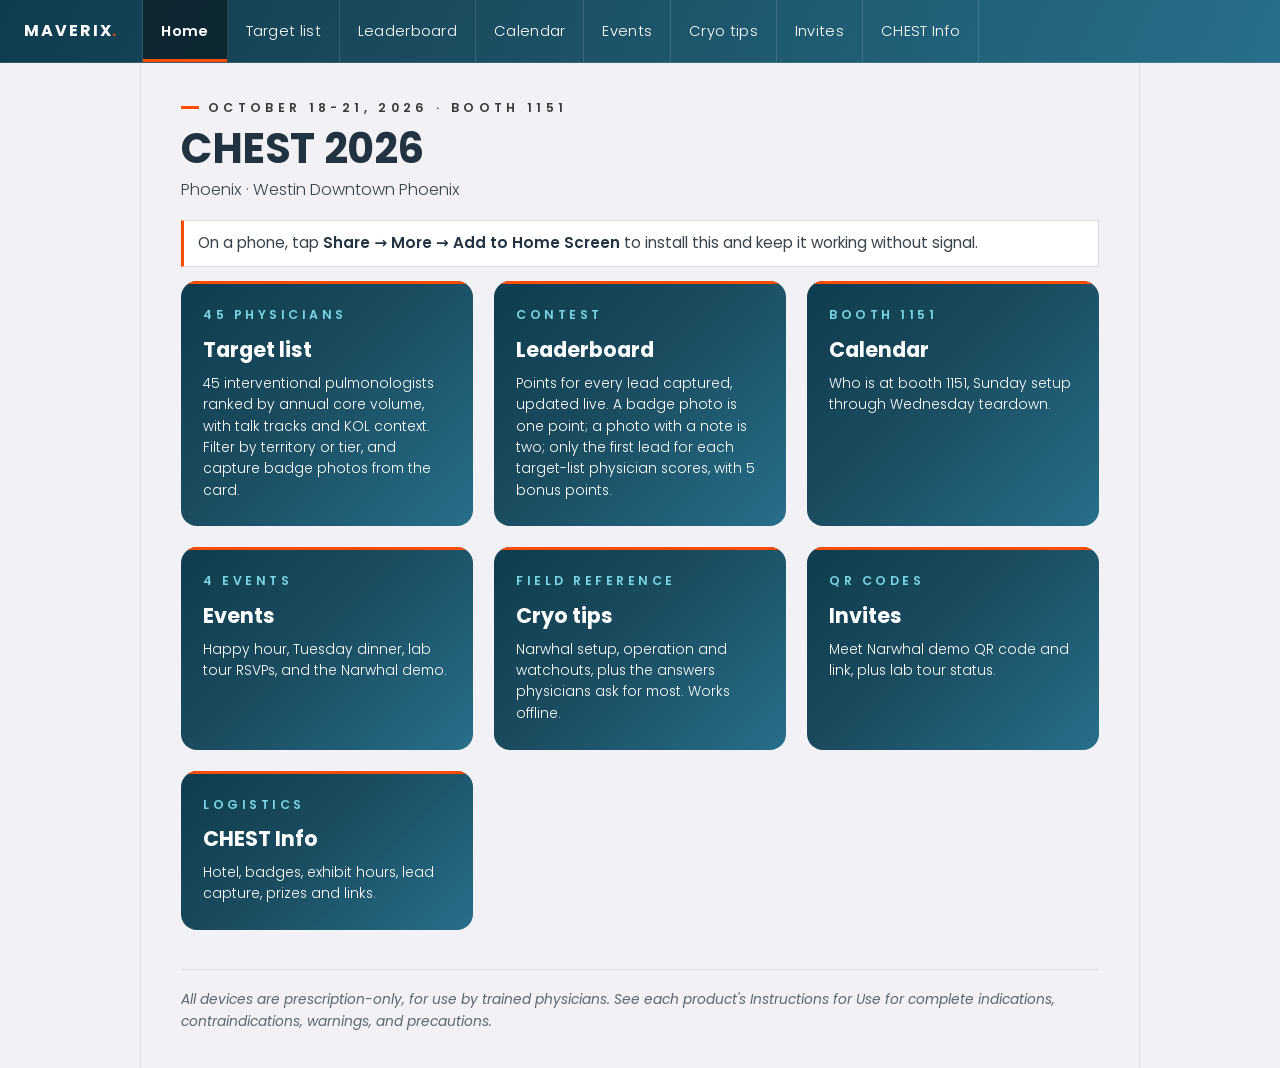
<file: index.html>
<!DOCTYPE html>
<html lang="en"><head><meta charset="utf-8">
<meta name="viewport" content="width=device-width,initial-scale=1">
<meta name="robots" content="noindex,nofollow">
<link rel="manifest" href="manifest.webmanifest">
<meta name="theme-color" content="#1A4A5D">
<meta name="mobile-web-app-capable" content="yes">
<meta name="apple-mobile-web-app-capable" content="yes">
<meta name="apple-mobile-web-app-status-bar-style" content="black-translucent">
<meta name="apple-mobile-web-app-title" content="CHEST Targets">
<link rel="apple-touch-icon" href="apple-touch-icon.png?v=3">
<link rel="icon" type="image/png" href="favicon.png?v=3" sizes="32x32">
<link rel="stylesheet" href="theme.css">
<link rel="stylesheet" href="pages.css">
<title>Maverix - CHEST 2026</title></head><body>
<header class="mvx-header"><div class="mvx-headinner"><div class="mvx-brand">maverix<span>.</span></div><nav class="nav"><a href="index.html" aria-current="page">Home</a><a href="chest.html">Target list</a><a href="chest-leaders.html">Leaderboard</a><a href="chest-staffing.html">Calendar</a><a href="chest-happyhour.html">Events</a><a href="chest-tips.html">Cryo tips</a><a href="chest-invites.html">Invites</a><a href="chest-info.html">CHEST Info</a></nav></div></header><main class="mvx-container"><span class="mvx-eyebrow">October 18-21, 2026 &middot; Booth 1151</span>
<h1>CHEST 2026</h1>
<div class="sub">Phoenix &middot; Westin Downtown Phoenix</div>
<div class="mvx-notice">On a phone, tap <strong>Share &rarr; More &rarr; Add to Home Screen</strong> to install this and keep it working without signal.</div>
<div class="cards"><a class="tilecard" href="chest.html"><span class="tag">45 physicians</span><div class="title">Target list</div><div class="desc">45 interventional pulmonologists ranked by annual core volume, with talk tracks and KOL context. Filter by territory or tier, and capture badge photos from the card.</div></a><a class="tilecard" href="chest-leaders.html"><span class="tag">Contest</span><div class="title">Leaderboard</div><div class="desc">Points for every lead captured, updated live. A badge photo is one point; a photo with a note is two; only the first lead for each target-list physician scores, with 5 bonus points.</div></a><a class="tilecard" href="chest-staffing.html"><span class="tag">Booth 1151</span><div class="title">Calendar</div><div class="desc">Who is at booth 1151, Sunday setup through Wednesday teardown.</div></a><a class="tilecard" href="chest-happyhour.html"><span class="tag">4 events</span><div class="title">Events</div><div class="desc">Happy hour, Tuesday dinner, lab tour RSVPs, and the Narwhal demo.</div></a><a class="tilecard" href="chest-tips.html"><span class="tag">Field reference</span><div class="title">Cryo tips</div><div class="desc">Narwhal setup, operation and watchouts, plus the answers physicians ask for most. Works offline.</div></a><a class="tilecard" href="chest-invites.html"><span class="tag">QR codes</span><div class="title">Invites</div><div class="desc">Meet Narwhal demo QR code and link, plus lab tour status.</div></a><a class="tilecard" href="chest-info.html"><span class="tag">Logistics</span><div class="title">CHEST Info</div><div class="desc">Hotel, badges, exhibit hours, lead capture, prizes and links.</div></a></div>
<p class="mvx-rxnote">All devices are prescription-only, for use by trained physicians. See each product's Instructions for Use for complete indications, contraindications, warnings, and precautions.</p></main><script>if('serviceWorker' in navigator){window.addEventListener('load',function(){navigator.serviceWorker.register('sw.js').catch(function(){});});}</script>
</body></html>
</file>
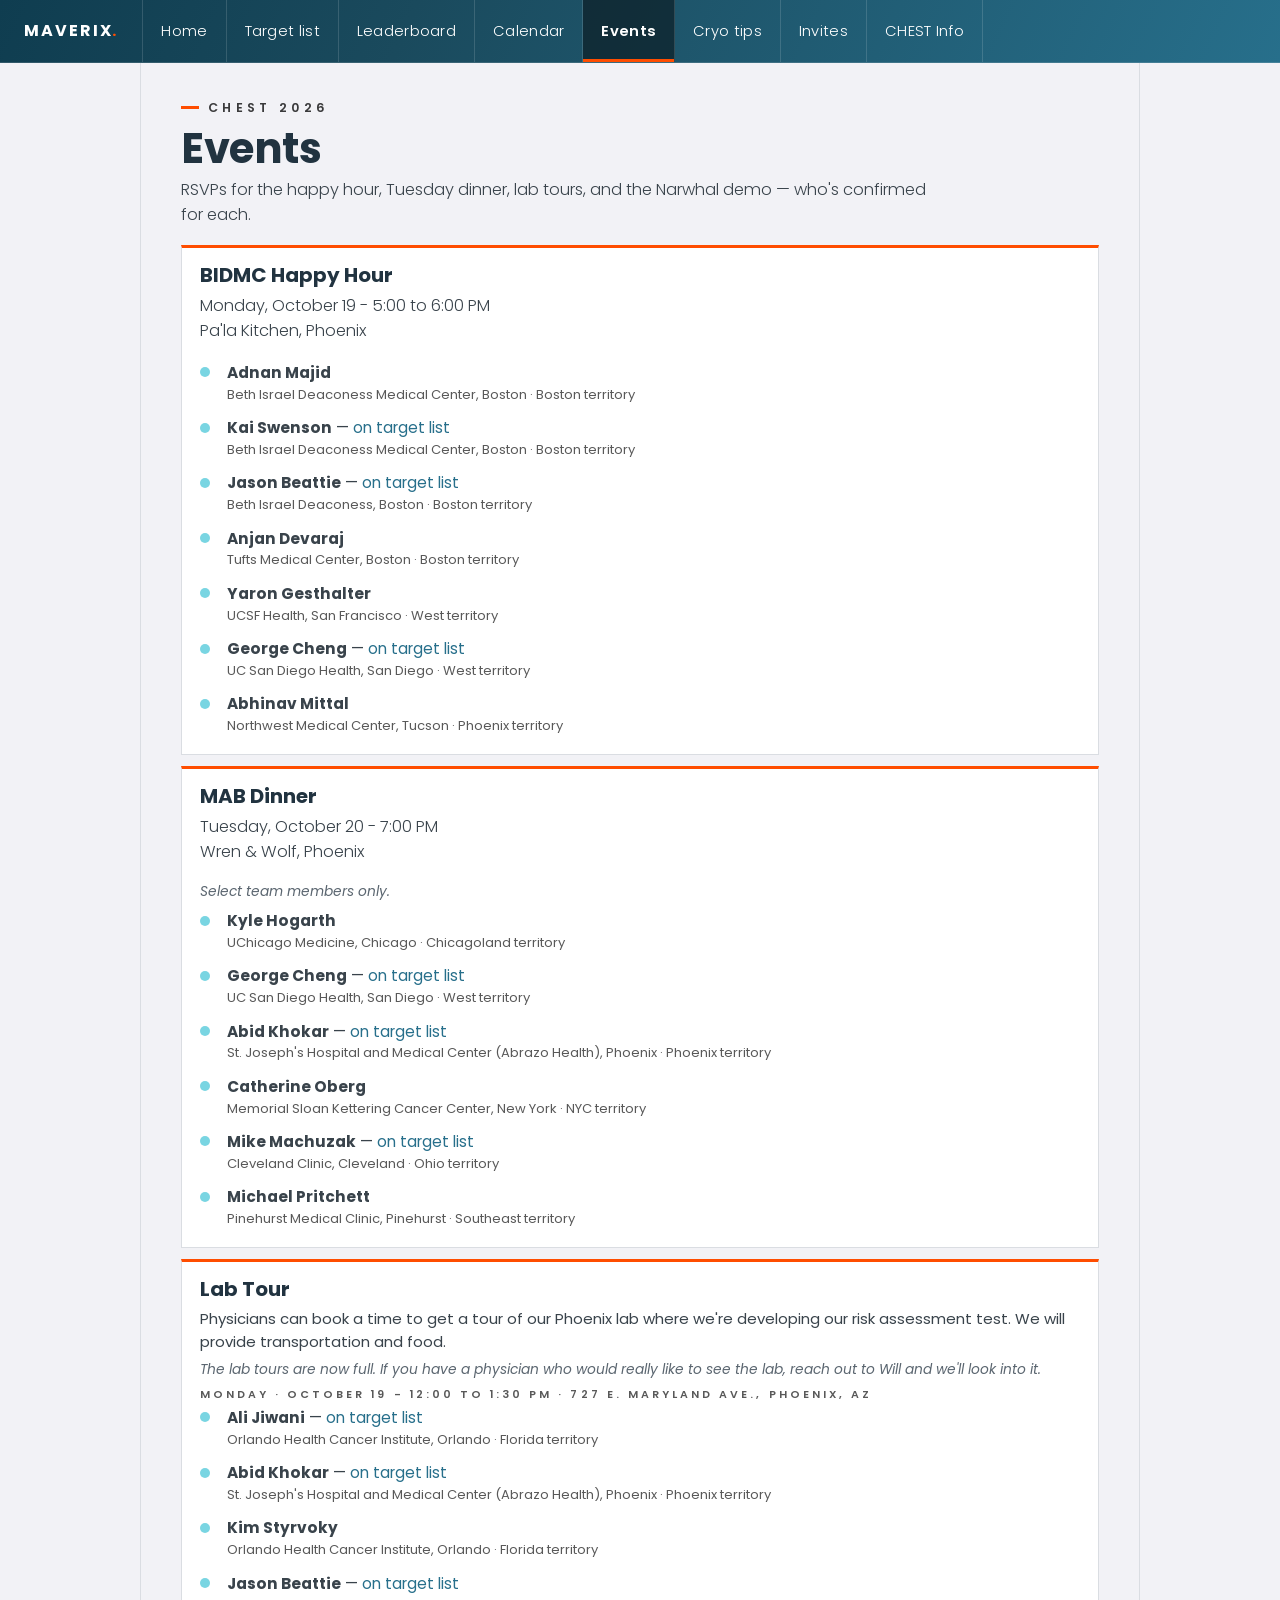
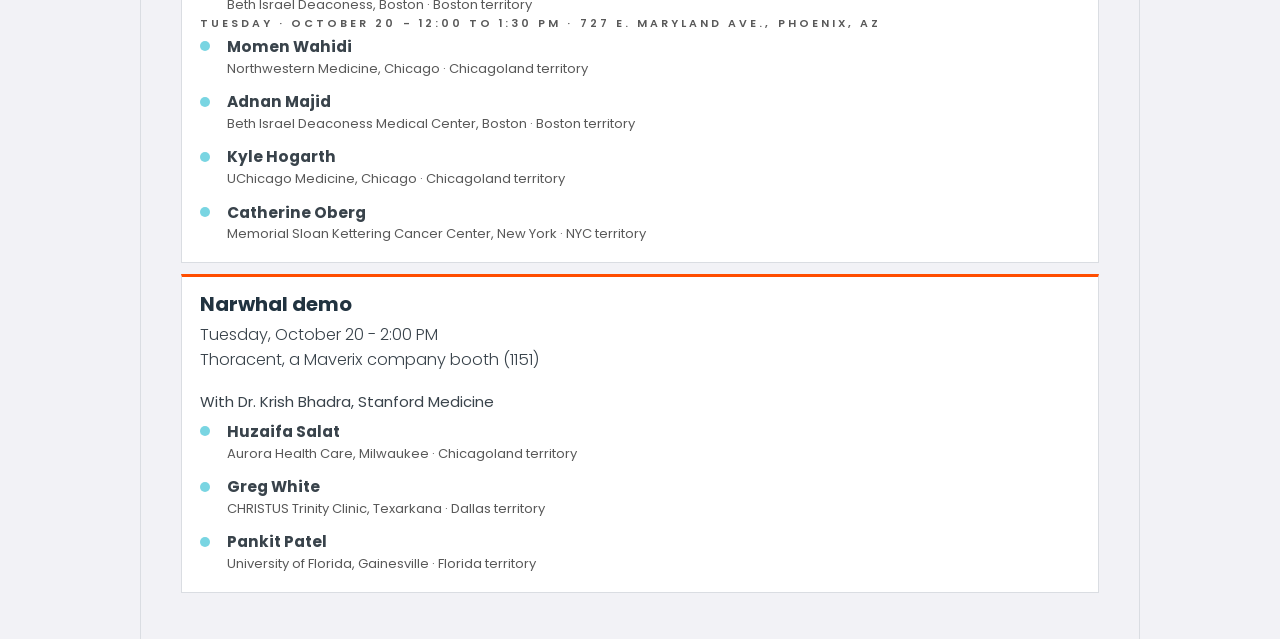
<file: chest-happyhour.html>
<!DOCTYPE html>
<html lang="en"><head><meta charset="utf-8">
<meta name="viewport" content="width=device-width,initial-scale=1">
<meta name="robots" content="noindex,nofollow">
<link rel="manifest" href="manifest.webmanifest">
<meta name="theme-color" content="#1A4A5D">
<meta name="mobile-web-app-capable" content="yes">
<meta name="apple-mobile-web-app-capable" content="yes">
<meta name="apple-mobile-web-app-status-bar-style" content="black-translucent">
<meta name="apple-mobile-web-app-title" content="CHEST Targets">
<link rel="apple-touch-icon" href="apple-touch-icon.png?v=3">
<link rel="icon" type="image/png" href="favicon.png?v=3" sizes="32x32">
<link rel="stylesheet" href="theme.css">
<link rel="stylesheet" href="pages.css">
<title>CHEST 2026 - Events</title></head><body>
<header class="mvx-header"><div class="mvx-headinner"><div class="mvx-brand">maverix<span>.</span></div><nav class="nav"><a href="index.html">Home</a><a href="chest.html">Target list</a><a href="chest-leaders.html">Leaderboard</a><a href="chest-staffing.html">Calendar</a><a href="chest-happyhour.html" aria-current="page">Events</a><a href="chest-tips.html">Cryo tips</a><a href="chest-invites.html">Invites</a><a href="chest-info.html">CHEST Info</a></nav></div></header><main class="mvx-container"><span class="mvx-eyebrow">CHEST 2026</span>
<h1>Events</h1>
<div class="sub">RSVPs for the happy hour, Tuesday dinner, lab tours, and the Narwhal demo &mdash; who's confirmed for each.</div>

<div class="sec"><h2>BIDMC Happy Hour</h2>
<div class="sub">Monday, October 19 - 5:00 to 6:00 PM<br>Pa&#x27;la Kitchen, Phoenix</div>
<ul class="mvx-benefits"><li><strong>Adnan Majid</strong><div style="font-size:.85em;color:var(--text-muted)">Beth Israel Deaconess Medical Center, Boston &middot; Boston territory</div></li><li><strong>Kai Swenson</strong> &mdash; <a href="chest.html#chest-15">on target list</a><div style="font-size:.85em;color:var(--text-muted)">Beth Israel Deaconess Medical Center, Boston &middot; Boston territory</div></li><li><strong>Jason Beattie</strong> &mdash; <a href="chest.html#chest-21">on target list</a><div style="font-size:.85em;color:var(--text-muted)">Beth Israel Deaconess, Boston &middot; Boston territory</div></li><li><strong>Anjan Devaraj</strong><div style="font-size:.85em;color:var(--text-muted)">Tufts Medical Center, Boston &middot; Boston territory</div></li><li><strong>Yaron Gesthalter</strong><div style="font-size:.85em;color:var(--text-muted)">UCSF Health, San Francisco &middot; West territory</div></li><li><strong>George Cheng</strong> &mdash; <a href="chest.html#chest-14">on target list</a><div style="font-size:.85em;color:var(--text-muted)">UC San Diego Health, San Diego &middot; West territory</div></li><li><strong>Abhinav Mittal</strong><div style="font-size:.85em;color:var(--text-muted)">Northwest Medical Center, Tucson &middot; Phoenix territory</div></li></ul></div>

<div class="sec"><h2>MAB Dinner</h2>
<div class="sub">Tuesday, October 20 - 7:00 PM<br>Wren &amp; Wolf, Phoenix</div>
<p class="note">Select team members only.</p><ul class="mvx-benefits"><li><strong>Kyle Hogarth</strong><div style="font-size:.85em;color:var(--text-muted)">UChicago Medicine, Chicago &middot; Chicagoland territory</div></li><li><strong>George Cheng</strong> &mdash; <a href="chest.html#chest-14">on target list</a><div style="font-size:.85em;color:var(--text-muted)">UC San Diego Health, San Diego &middot; West territory</div></li><li><strong>Abid Khokar</strong> &mdash; <a href="chest.html#chest-29">on target list</a><div style="font-size:.85em;color:var(--text-muted)">St. Joseph&#x27;s Hospital and Medical Center (Abrazo Health), Phoenix &middot; Phoenix territory</div></li><li><strong>Catherine Oberg</strong><div style="font-size:.85em;color:var(--text-muted)">Memorial Sloan Kettering Cancer Center, New York &middot; NYC territory</div></li><li><strong>Mike Machuzak</strong> &mdash; <a href="chest.html#chest-18">on target list</a><div style="font-size:.85em;color:var(--text-muted)">Cleveland Clinic, Cleveland &middot; Ohio territory</div></li><li><strong>Michael Pritchett</strong><div style="font-size:.85em;color:var(--text-muted)">Pinehurst Medical Clinic, Pinehurst &middot; Southeast territory</div></li></ul></div>

<div class="sec"><h2>Lab Tour</h2>
<p>Physicians can book a time to get a tour of our Phoenix lab where we&#x27;re developing our risk assessment test. We will provide transportation and food.</p><p class="note">The lab tours are now full. If you have a physician who would really like to see the lab, reach out to Will and we&#x27;ll look into it.</p><div class="talk-label">Monday &middot; October 19 - 12:00 to 1:30 PM &middot; 727 E. Maryland Ave., Phoenix, AZ</div><ul class="mvx-benefits"><li><strong>Ali Jiwani</strong> &mdash; <a href="chest.html#chest-1">on target list</a><div style="font-size:.85em;color:var(--text-muted)">Orlando Health Cancer Institute, Orlando &middot; Florida territory</div></li><li><strong>Abid Khokar</strong> &mdash; <a href="chest.html#chest-29">on target list</a><div style="font-size:.85em;color:var(--text-muted)">St. Joseph&#x27;s Hospital and Medical Center (Abrazo Health), Phoenix &middot; Phoenix territory</div></li><li><strong>Kim Styrvoky</strong><div style="font-size:.85em;color:var(--text-muted)">Orlando Health Cancer Institute, Orlando &middot; Florida territory</div></li><li><strong>Jason Beattie</strong> &mdash; <a href="chest.html#chest-21">on target list</a><div style="font-size:.85em;color:var(--text-muted)">Beth Israel Deaconess, Boston &middot; Boston territory</div></li></ul><div class="talk-label">Tuesday &middot; October 20 - 12:00 to 1:30 PM &middot; 727 E. Maryland Ave., Phoenix, AZ</div><ul class="mvx-benefits"><li><strong>Momen Wahidi</strong><div style="font-size:.85em;color:var(--text-muted)">Northwestern Medicine, Chicago &middot; Chicagoland territory</div></li><li><strong>Adnan Majid</strong><div style="font-size:.85em;color:var(--text-muted)">Beth Israel Deaconess Medical Center, Boston &middot; Boston territory</div></li><li><strong>Kyle Hogarth</strong><div style="font-size:.85em;color:var(--text-muted)">UChicago Medicine, Chicago &middot; Chicagoland territory</div></li><li><strong>Catherine Oberg</strong><div style="font-size:.85em;color:var(--text-muted)">Memorial Sloan Kettering Cancer Center, New York &middot; NYC territory</div></li></ul></div>
<div class="sec"><h2>Narwhal demo</h2>
<div class="sub">Tuesday, October 20 - 2:00 PM<br>Thoracent, a Maverix company booth (1151)</div>
<p>With Dr. Krish Bhadra, Stanford Medicine</p><ul class="mvx-benefits"><li><strong>Huzaifa Salat</strong><div style="font-size:.85em;color:var(--text-muted)">Aurora Health Care, Milwaukee &middot; Chicagoland territory</div></li><li><strong>Greg White</strong><div style="font-size:.85em;color:var(--text-muted)">CHRISTUS Trinity Clinic, Texarkana &middot; Dallas territory</div></li><li><strong>Pankit Patel</strong><div style="font-size:.85em;color:var(--text-muted)">University of Florida, Gainesville &middot; Florida territory</div></li></ul></div></main><script>if('serviceWorker' in navigator){window.addEventListener('load',function(){navigator.serviceWorker.register('sw.js').catch(function(){});});}</script>
</body></html>
</file>
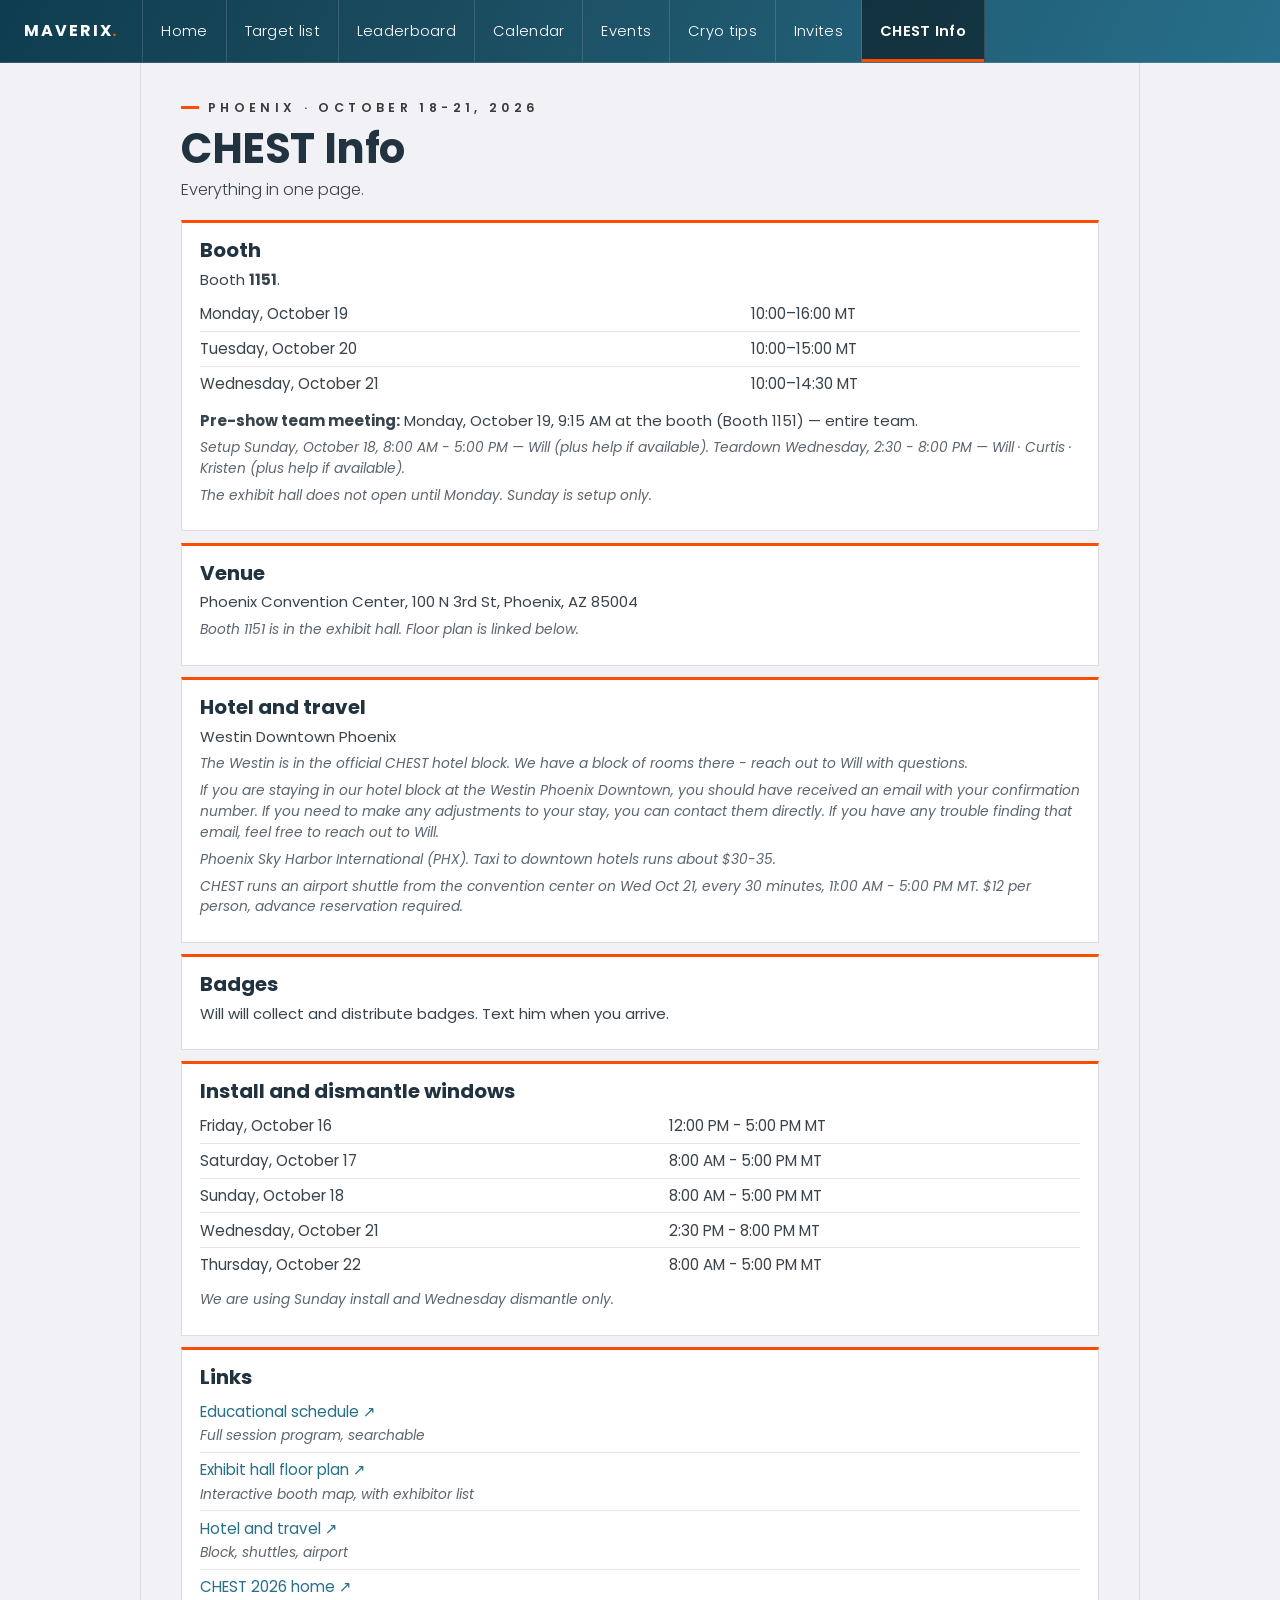
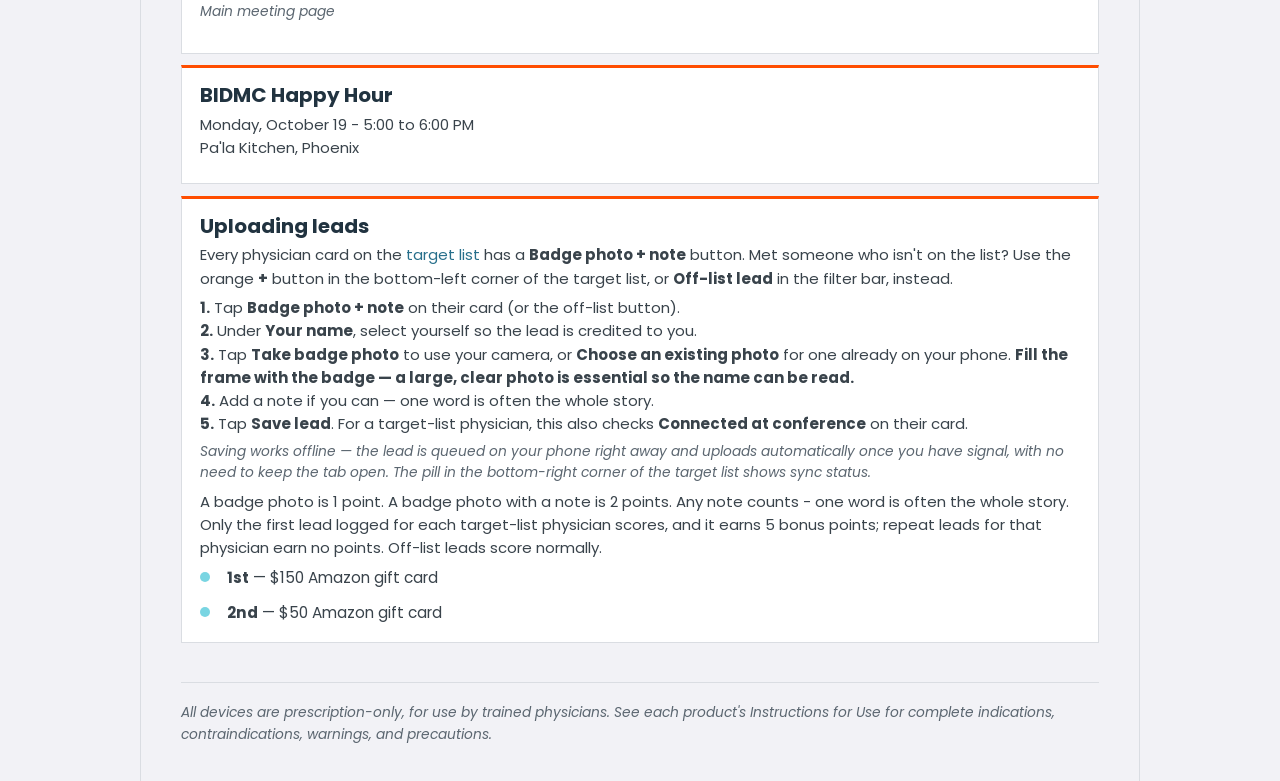
<file: chest-info.html>
<!DOCTYPE html>
<html lang="en"><head><meta charset="utf-8">
<meta name="viewport" content="width=device-width,initial-scale=1">
<meta name="robots" content="noindex,nofollow">
<link rel="manifest" href="manifest.webmanifest">
<meta name="theme-color" content="#1A4A5D">
<meta name="mobile-web-app-capable" content="yes">
<meta name="apple-mobile-web-app-capable" content="yes">
<meta name="apple-mobile-web-app-status-bar-style" content="black-translucent">
<meta name="apple-mobile-web-app-title" content="CHEST Targets">
<link rel="apple-touch-icon" href="apple-touch-icon.png?v=3">
<link rel="icon" type="image/png" href="favicon.png?v=3" sizes="32x32">
<link rel="stylesheet" href="theme.css">
<link rel="stylesheet" href="pages.css">
<title>CHEST 2026 - CHEST Info</title></head><body>
<header class="mvx-header"><div class="mvx-headinner"><div class="mvx-brand">maverix<span>.</span></div><nav class="nav"><a href="index.html">Home</a><a href="chest.html">Target list</a><a href="chest-leaders.html">Leaderboard</a><a href="chest-staffing.html">Calendar</a><a href="chest-happyhour.html">Events</a><a href="chest-tips.html">Cryo tips</a><a href="chest-invites.html">Invites</a><a href="chest-info.html" aria-current="page">CHEST Info</a></nav></div></header><main class="mvx-container"><span class="mvx-eyebrow">Phoenix &middot; October 18-21, 2026</span>
<h1>CHEST Info</h1>
<div class="sub">Everything in one page.</div>

<div class="sec"><h2>Booth</h2>
<p>Booth <strong>1151</strong>.</p>
<table class="kv"><tr><td>Monday, October 19</td><td>10:00&ndash;16:00 MT</td></tr><tr><td>Tuesday, October 20</td><td>10:00&ndash;15:00 MT</td></tr><tr><td>Wednesday, October 21</td><td>10:00&ndash;14:30 MT</td></tr></table>
<p><strong>Pre-show team meeting:</strong> Monday, October 19, 9:15 AM at the booth (Booth 1151) &mdash; entire team.</p>
<p class="note">Setup Sunday, October 18, 8:00 AM - 5:00 PM &mdash; Will (plus help if available). Teardown Wednesday, 2:30 - 8:00 PM &mdash; Will &middot; Curtis &middot; Kristen (plus help if available).</p>
<p class="note">The exhibit hall does not open until Monday. Sunday is setup only.</p></div>

<div class="sec"><h2>Venue</h2><p>Phoenix Convention Center, 100 N 3rd St, Phoenix, AZ 85004</p>
<p class="note">Booth 1151 is in the exhibit hall. Floor plan is linked below.</p></div>

<div class="sec"><h2>Hotel and travel</h2>
<p>Westin Downtown Phoenix</p>
<p class="note">The Westin is in the official CHEST hotel block. We have a block of rooms there - reach out to Will with questions.</p>
<p class="note">If you are staying in our hotel block at the Westin Phoenix Downtown, you should have received an email with your confirmation number. If you need to make any adjustments to your stay, you can contact them directly. If you have any trouble finding that email, feel free to reach out to Will.</p>
<p class="note">Phoenix Sky Harbor International (PHX). Taxi to downtown hotels runs about $30-35.</p>
<p class="note">CHEST runs an airport shuttle from the convention center on Wed Oct 21, every 30 minutes, 11:00 AM - 5:00 PM MT. $12 per person, advance reservation required.</p></div>

<div class="sec"><h2>Badges</h2><p>Will will collect and distribute badges. Text him when you arrive.</p></div>

<div class="sec"><h2>Install and dismantle windows</h2>
<table class="kv"><tr><td>Friday, October 16</td><td>12:00 PM - 5:00 PM MT</td></tr><tr><td>Saturday, October 17</td><td>8:00 AM - 5:00 PM MT</td></tr><tr><td>Sunday, October 18</td><td>8:00 AM - 5:00 PM MT</td></tr><tr><td>Wednesday, October 21</td><td>2:30 PM - 8:00 PM MT</td></tr><tr><td>Thursday, October 22</td><td>8:00 AM - 5:00 PM MT</td></tr></table>
<p class="note">We are using Sunday install and Wednesday dismantle only.</p></div>

<div class="sec"><h2>Links</h2>
<table class="kv"><tr><td><a href="https://events.rdmobile.com/Sessions/Index/20404" target="_blank" rel="noopener">Educational schedule &#8599;</a><br><span class="note">Full session program, searchable</span></td></tr><tr><td><a href="https://s23.a2zinc.net/clients/ACCP/Chest2026/Public/EventMap.aspx?shMode=E&amp;ID=932" target="_blank" rel="noopener">Exhibit hall floor plan &#8599;</a><br><span class="note">Interactive booth map, with exhibitor list</span></td></tr><tr><td><a href="https://www.chestnet.org/learning-and-events/events/chest-annual-meeting/hotel-travel" target="_blank" rel="noopener">Hotel and travel &#8599;</a><br><span class="note">Block, shuttles, airport</span></td></tr><tr><td><a href="https://www.chestnet.org/learning-and-events/events/chest-annual-meeting" target="_blank" rel="noopener">CHEST 2026 home &#8599;</a><br><span class="note">Main meeting page</span></td></tr></table></div>

<div class="sec"><h2>BIDMC Happy Hour</h2>
<p>Monday, October 19 - 5:00 to 6:00 PM<br>Pa&#x27;la Kitchen, Phoenix</p></div>

<div class="sec"><h2>Uploading leads</h2>
<p>Every physician card on the <a href="chest.html">target list</a> has a <strong>Badge photo + note</strong> button. Met someone who isn't on the list? Use the orange <strong>+</strong> button in the bottom-left corner of the target list, or <strong>Off-list lead</strong> in the filter bar, instead.</p>
<p><strong>1.</strong> Tap <strong>Badge photo + note</strong> on their card (or the off-list button).<br>
<strong>2.</strong> Under <strong>Your name</strong>, select yourself so the lead is credited to you.<br>
<strong>3.</strong> Tap <strong>Take badge photo</strong> to use your camera, or <strong>Choose an existing photo</strong> for one already on your phone. <strong>Fill the frame with the badge &mdash; a large, clear photo is essential so the name can be read.</strong><br>
<strong>4.</strong> Add a note if you can &mdash; one word is often the whole story.<br>
<strong>5.</strong> Tap <strong>Save lead</strong>. For a target-list physician, this also checks <strong>Connected at conference</strong> on their card.</p>
<p class="note">Saving works offline &mdash; the lead is queued on your phone right away and uploads automatically once you have signal, with no need to keep the tab open. The pill in the bottom-right corner of the target list shows sync status.</p>
<p>A badge photo is 1 point. A badge photo with a note is 2 points. Any note counts - one word is often the whole story. Only the first lead logged for each target-list physician scores, and it earns 5 bonus points; repeat leads for that physician earn no points. Off-list leads score normally.</p>
<ul class="mvx-benefits"><li><strong>1st</strong> &mdash; $150 Amazon gift card</li><li><strong>2nd</strong> &mdash; $50 Amazon gift card</li></ul></div>

<p class="mvx-rxnote">All devices are prescription-only, for use by trained physicians. See each product's Instructions for Use for complete indications, contraindications, warnings, and precautions.</p></main><script>if('serviceWorker' in navigator){window.addEventListener('load',function(){navigator.serviceWorker.register('sw.js').catch(function(){});});}</script>
</body></html>
</file>
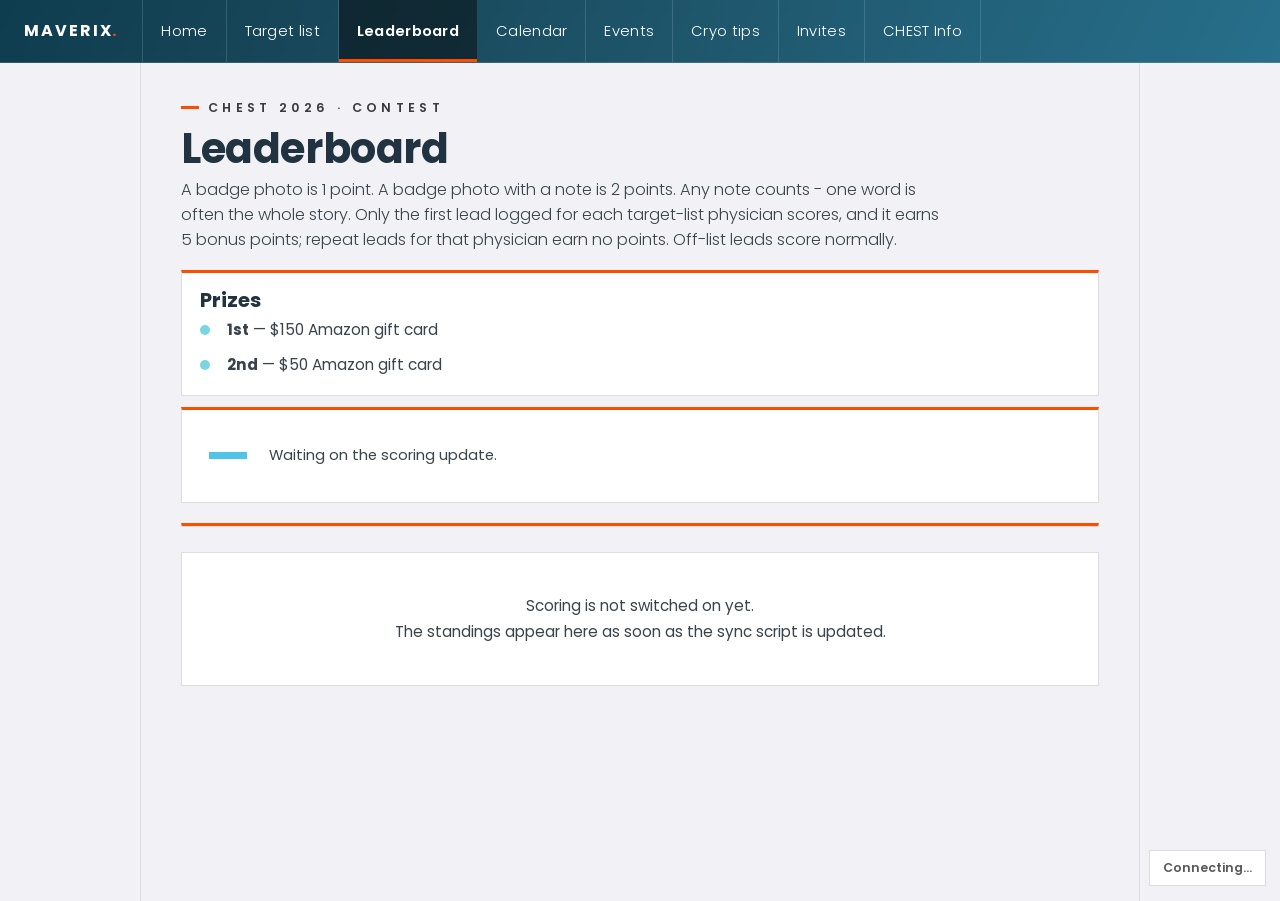
<file: chest-leaders.html>
<!DOCTYPE html>
<html lang="en"><head><meta charset="utf-8">
<meta name="viewport" content="width=device-width,initial-scale=1">
<meta name="robots" content="noindex,nofollow">
<link rel="manifest" href="manifest.webmanifest">
<meta name="theme-color" content="#1A4A5D">
<meta name="mobile-web-app-capable" content="yes">
<meta name="apple-mobile-web-app-capable" content="yes">
<meta name="apple-mobile-web-app-status-bar-style" content="black-translucent">
<meta name="apple-mobile-web-app-title" content="CHEST Targets">
<link rel="apple-touch-icon" href="apple-touch-icon.png?v=3">
<link rel="icon" type="image/png" href="favicon.png?v=3" sizes="32x32">
<link rel="stylesheet" href="theme.css">
<link rel="stylesheet" href="pages.css">
<title>CHEST 2026 - Leaderboard</title></head><body>
<header class="mvx-header"><div class="mvx-headinner"><div class="mvx-brand">maverix<span>.</span></div><nav class="nav"><a href="index.html">Home</a><a href="chest.html">Target list</a><a href="chest-leaders.html" aria-current="page">Leaderboard</a><a href="chest-staffing.html">Calendar</a><a href="chest-happyhour.html">Events</a><a href="chest-tips.html">Cryo tips</a><a href="chest-invites.html">Invites</a><a href="chest-info.html">CHEST Info</a></nav></div></header><main class="mvx-container"><span class="mvx-eyebrow">CHEST 2026 &middot; Contest</span>
<h1>Leaderboard</h1>
<div class="sub">A badge photo is 1 point. A badge photo with a note is 2 points. Any note counts - one word is often the whole story. Only the first lead logged for each target-list physician scores, and it earns 5 bonus points; repeat leads for that physician earn no points. Off-list leads score normally.</div>

<div class="sec"><h2>Prizes</h2><ul class="mvx-benefits"><li><strong>1st</strong> &mdash; $150 Amazon gift card</li><li><strong>2nd</strong> &mdash; $50 Amazon gift card</li></ul></div>
<!-- The recovered scoring script addresses heron/herol/kpis/stale by id. Omitting
     any one of them makes render() throw on first paint and the board never
     draws, so these four stay even when they start empty. -->
<div class="hero"><div class="n" id="heron">0</div><div class="lb" id="herol">&nbsp;</div></div>
<div class="kpis mvx-statgrid" id="kpis"></div>
<div id="stale"></div>
<div id="board"></div>
<div class="syncpill" id="syncpill">&nbsp;</div>
<script>
(function(){
var ENDPOINT="https://script.google.com/macros/s/AKfycbwr4Wiu7kvaMrRl-Cq5zA3_400Fcdj-xuIwc6otzXz1zCapV3GMrfb5pmDFvDtKZ0Wwwg/exec";
var LS='chest.leaders',LS_AT='chest.leaders.at',LS_REP='chest.rep';
var pill=document.getElementById('syncpill');
function get(k,d){try{var v=JSON.parse(localStorage.getItem(k));return v==null?d:v;}catch(e){return d;}}
function put(k,v){try{localStorage.setItem(k,JSON.stringify(v));}catch(e){}}
function esc(x){return String(x==null?'':x).replace(/[&<>"]/g,function(c){
  return {'&':'&amp;','<':'&lt;','>':'&gt;','"':'&quot;'}[c];});}

var PRIZE=['$150','$50'];
function render(rows,at,enabled){
  var me=get(LS_REP,'')||'';
  var board=document.getElementById('board');
  if(!enabled){
    board.innerHTML='<div class="lempty">Scoring is not switched on yet.<br>'+
      'The standings appear here as soon as the sync script is updated.</div>';
    document.getElementById('heron').textContent='—';
    document.getElementById('herol').textContent='Waiting on the scoring update.';
    document.getElementById('kpis').innerHTML='';return;}
  if(!rows.length){
    board.innerHTML='<div class="lempty">No leads captured yet.<br>'+
      'The first badge photo puts someone on the board.</div>';}
  var top=rows.length?rows[0].points:0;
  var totalP=0,totalL=0,totalPh=0,mine=null;
  rows.forEach(function(r){totalP+=r.points;totalL+=r.leads;totalPh+=r.photos;
    if(me&&r.rep===me)mine=r;});

  // Ties share a rank: two reps on 12 points are both 1st, next is 3rd.
  var rank=0,prev=null;
  var html=rows.map(function(r,i){
    if(prev===null||r.points!==prev){rank=i+1;prev=r.points;}
    var w=top>0?Math.max(2,Math.round(r.points/top*100)):0;
    var isMe=me&&r.rep===me;
    var prize=(rank<=2&&r.points>0)?'<span class="lprize">'+PRIZE[rank-1]+'</span>':'';
    return '<div class="lrow'+(isMe?' me':'')+'" title="'+esc(r.rep)+' · '+r.points+
      ' points from '+r.leads+' lead'+(r.leads===1?'':'s')+'">'+
      '<div class="lrank">'+rank+'</div>'+
      '<div class="lmain"><div class="lname">'+esc(r.rep)+
      (isMe?'<span class="lyou">you</span>':'')+prize+'</div>'+
      '<div class="ltrack"><div class="lbar" style="width:'+w+'%"></div></div>'+
      '<div class="lsub">'+r.leads+' lead'+(r.leads===1?'':'s')+' · '+
      r.photos+' photo'+(r.photos===1?'':'s')+'</div></div>'+
      '<div class="lpts">'+r.points+'<s>pts</s></div></div>';}).join('');
  if(rows.length)board.innerHTML=html;

  var hn=document.getElementById('heron'),hl=document.getElementById('herol');
  if(mine){var mr=0,p2=null;rows.forEach(function(r,i){if(p2===null||r.points!==p2){mr=i+1;p2=r.points;}
      if(r.rep===me)mine.rank=mr;});
    hn.textContent=mine.points;
    hl.innerHTML='your points · <strong>'+ordinal(mine.rank)+'</strong> of '+rows.length+' reps';}
  else{hn.textContent=totalP;
    hl.innerHTML=me?'team points · <strong>'+esc(me)+'</strong> has not logged a lead yet'
                   :'team points · save a lead to see your own rank here';}

  document.getElementById('kpis').innerHTML=
    tile(totalL,'leads captured')+tile(totalP,'team points')+
    tile(totalPh,'badge photos')+tile(rows.length,'reps on the board');
}
function tile(v,k){return '<div class="kpi"><div class="v">'+v+'</div><div class="k">'+k+'</div></div>';}
function ordinal(n){var s=['th','st','nd','rd'],v=n%100;return n+(s[(v-20)%10]||s[v]||s[0]);}

function stale(at){
  var el=document.getElementById('stale');
  if(!at||navigator.onLine!==false){el.innerHTML='';return;}
  var d=new Date(at);
  el.innerHTML='<div class="stale">Offline &mdash; showing the standings as of '+
    String(d.getHours()).padStart(2,'0')+':'+String(d.getMinutes()).padStart(2,'0')+
    '. They will catch up when you have signal.</div>';}

var lastAt=get(LS_AT,0);
function status(ok){
  if(navigator.onLine===false){pill.className='syncpill idle';pill.textContent='Offline';return;}
  if(ok&&lastAt){var d=new Date(lastAt);pill.className='syncpill ok';
    pill.textContent='Updated '+String(d.getHours()).padStart(2,'0')+':'+String(d.getMinutes()).padStart(2,'0');}
  else{pill.className='syncpill idle';pill.textContent='Connecting…';}}

// Paint the cached board first so the page is useful before the fetch lands.
var cached=get(LS,null);
render(cached||[],lastAt,cached!==null);stale(lastAt);status(!!cached);

function pull(){
  if(navigator.onLine===false){stale(lastAt);status(true);return;}
  fetch(ENDPOINT,{cache:'no-store'}).then(function(r){return r.json();})
    .then(function(srv){
      var rows=srv&&srv.__leaders;
      if(!rows){render([],0,false);status(true);return;}
      lastAt=Date.now();put(LS,rows);put(LS_AT,lastAt);
      render(rows,lastAt,true);stale(lastAt);status(true);})
    .catch(function(){stale(lastAt);status(!!get(LS,null));});}
pull();setInterval(pull,10000);
window.addEventListener('online',pull);
window.addEventListener('offline',function(){stale(lastAt);status(true);});
})();
</script></main><script>if('serviceWorker' in navigator){window.addEventListener('load',function(){navigator.serviceWorker.register('sw.js').catch(function(){});});}</script>
</body></html>
</file>
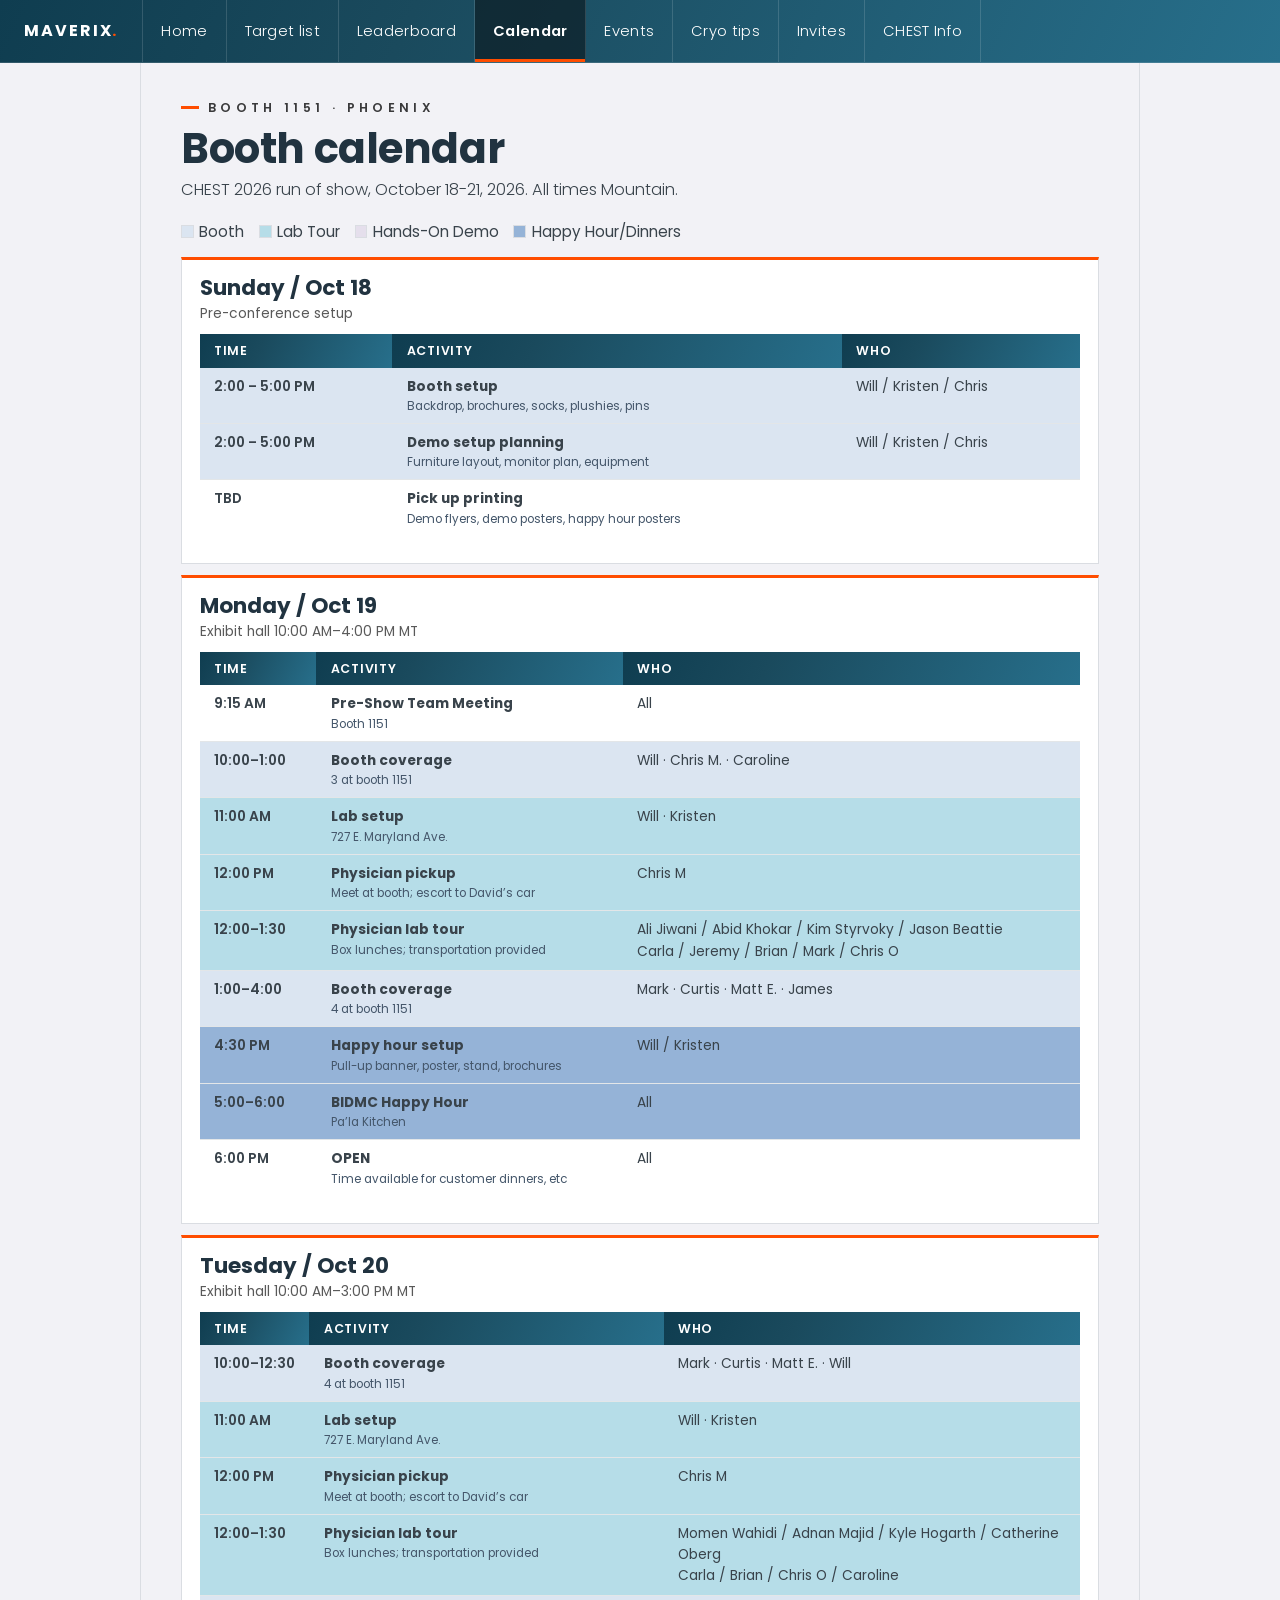
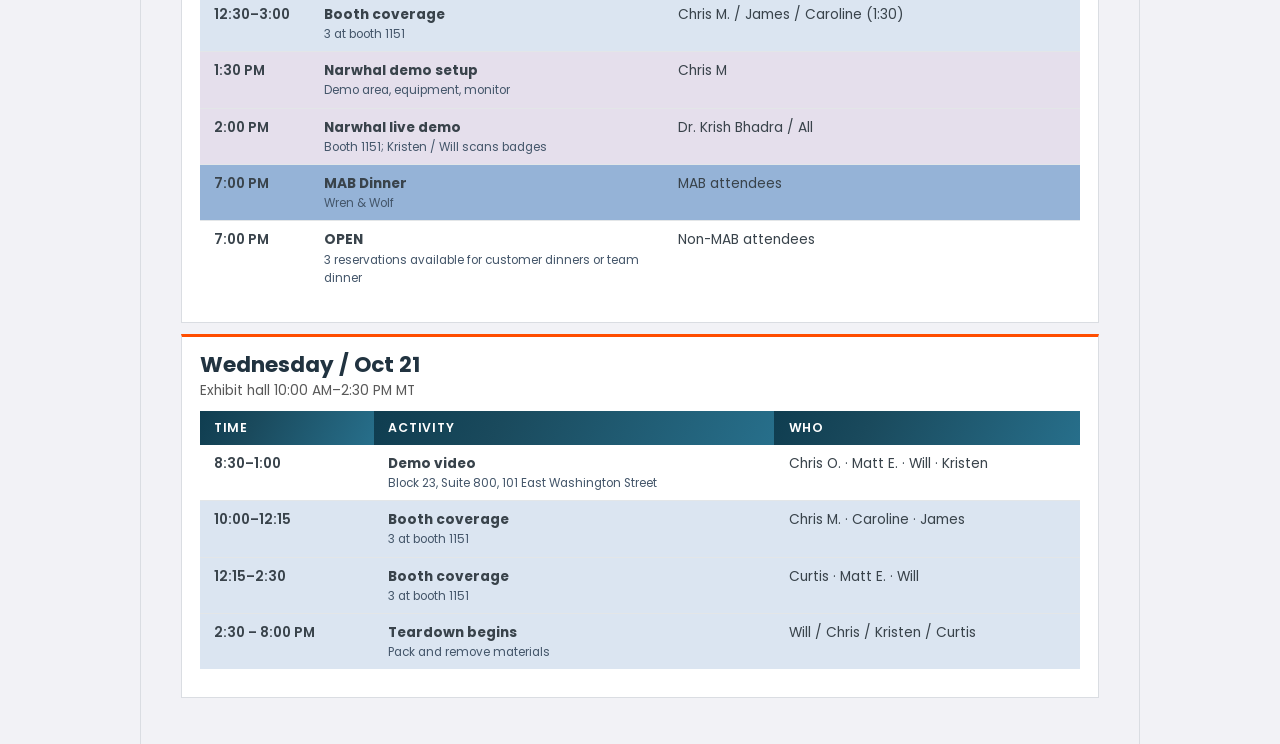
<file: chest-staffing.html>
<!DOCTYPE html>
<html lang="en"><head><meta charset="utf-8">
<meta name="viewport" content="width=device-width,initial-scale=1">
<meta name="robots" content="noindex,nofollow">
<link rel="manifest" href="manifest.webmanifest">
<meta name="theme-color" content="#1A4A5D">
<meta name="mobile-web-app-capable" content="yes">
<meta name="apple-mobile-web-app-capable" content="yes">
<meta name="apple-mobile-web-app-status-bar-style" content="black-translucent">
<meta name="apple-mobile-web-app-title" content="CHEST Targets">
<link rel="apple-touch-icon" href="apple-touch-icon.png?v=3">
<link rel="icon" type="image/png" href="favicon.png?v=3" sizes="32x32">
<link rel="stylesheet" href="theme.css">
<link rel="stylesheet" href="pages.css">
<title>CHEST 2026 - Booth calendar</title></head><body>
<header class="mvx-header"><div class="mvx-headinner"><div class="mvx-brand">maverix<span>.</span></div><nav class="nav"><a href="index.html">Home</a><a href="chest.html">Target list</a><a href="chest-leaders.html">Leaderboard</a><a href="chest-staffing.html" aria-current="page">Calendar</a><a href="chest-happyhour.html">Events</a><a href="chest-tips.html">Cryo tips</a><a href="chest-invites.html">Invites</a><a href="chest-info.html">CHEST Info</a></nav></div></header><main class="mvx-container"><span class="mvx-eyebrow">Booth 1151 &middot; Phoenix</span>
<h1>Booth calendar</h1>
<div class="sub">CHEST 2026 run of show, October 18-21, 2026. All times Mountain.</div>
<div class="crewline" style="margin:.2rem 0 .8rem"><span style="display:inline-flex;align-items:center;gap:.35rem;margin-right:.9rem"><span style="width:.8rem;height:.8rem;background:#DBE5F1;display:inline-block;border:1px solid var(--frame-line)"></span>Booth</span><span style="display:inline-flex;align-items:center;gap:.35rem;margin-right:.9rem"><span style="width:.8rem;height:.8rem;background:#B6DDE8;display:inline-block;border:1px solid var(--frame-line)"></span>Lab Tour</span><span style="display:inline-flex;align-items:center;gap:.35rem;margin-right:.9rem"><span style="width:.8rem;height:.8rem;background:#E5DFEC;display:inline-block;border:1px solid var(--frame-line)"></span>Hands-On Demo</span><span style="display:inline-flex;align-items:center;gap:.35rem;margin-right:.9rem"><span style="width:.8rem;height:.8rem;background:#95B3D7;display:inline-block;border:1px solid var(--frame-line)"></span>Happy Hour/Dinners</span></div>
<div class="daycard"><h2>Sunday / Oct 18</h2>
<div class="daymeta">Pre-conference setup</div>
<table class="shiftgrid"><tr><th>Time</th><th>Activity</th><th>Who</th></tr><tr style="background:#DBE5F1;color:#1b2a3a"><td class="blk">2:00 &ndash; 5:00 PM</td><td><strong>Booth setup</strong><div style="font-size:.85em;color:#44566a">Backdrop, brochures, socks, plushies, pins</div></td><td>Will / Kristen / Chris</td></tr><tr style="background:#DBE5F1;color:#1b2a3a"><td class="blk">2:00 &ndash; 5:00 PM</td><td><strong>Demo setup planning</strong><div style="font-size:.85em;color:#44566a">Furniture layout, monitor plan, equipment</div></td><td>Will / Kristen / Chris</td></tr><tr><td class="blk">TBD</td><td><strong>Pick up printing</strong><div style="font-size:.85em;color:#44566a">Demo flyers, demo posters, happy hour posters</div></td><td></td></tr></table></div><div class="daycard"><h2>Monday / Oct 19</h2>
<div class="daymeta">Exhibit hall 10:00 AM&ndash;4:00 PM MT</div>
<table class="shiftgrid"><tr><th>Time</th><th>Activity</th><th>Who</th></tr><tr><td class="blk">9:15 AM</td><td><strong>Pre-Show Team Meeting</strong><div style="font-size:.85em;color:#44566a">Booth 1151</div></td><td>All</td></tr><tr style="background:#DBE5F1;color:#1b2a3a"><td class="blk">10:00&ndash;1:00</td><td><strong>Booth coverage</strong><div style="font-size:.85em;color:#44566a">3 at booth 1151</div></td><td>Will &middot; Chris M. &middot; Caroline</td></tr><tr style="background:#B6DDE8;color:#1b2a3a"><td class="blk">11:00 AM</td><td><strong>Lab setup</strong><div style="font-size:.85em;color:#44566a">727 E. Maryland Ave.</div></td><td>Will &middot; Kristen</td></tr><tr style="background:#B6DDE8;color:#1b2a3a"><td class="blk">12:00 PM</td><td><strong>Physician pickup</strong><div style="font-size:.85em;color:#44566a">Meet at booth; escort to David&rsquo;s car</div></td><td>Chris M</td></tr><tr style="background:#B6DDE8;color:#1b2a3a"><td class="blk">12:00&ndash;1:30</td><td><strong>Physician lab tour</strong><div style="font-size:.85em;color:#44566a">Box lunches; transportation provided</div></td><td>Ali Jiwani / Abid Khokar / Kim Styrvoky / Jason Beattie<br>Carla / Jeremy / Brian / Mark / Chris O</td></tr><tr style="background:#DBE5F1;color:#1b2a3a"><td class="blk">1:00&ndash;4:00</td><td><strong>Booth coverage</strong><div style="font-size:.85em;color:#44566a">4 at booth 1151</div></td><td>Mark &middot; Curtis &middot; Matt E. &middot; James</td></tr><tr style="background:#95B3D7;color:#1b2a3a"><td class="blk">4:30 PM</td><td><strong>Happy hour setup</strong><div style="font-size:.85em;color:#44566a">Pull-up banner, poster, stand, brochures</div></td><td>Will / Kristen</td></tr><tr style="background:#95B3D7;color:#1b2a3a"><td class="blk">5:00&ndash;6:00</td><td><strong>BIDMC Happy Hour</strong><div style="font-size:.85em;color:#44566a">Pa&rsquo;la Kitchen</div></td><td>All</td></tr><tr><td class="blk">6:00 PM</td><td><strong>OPEN</strong><div style="font-size:.85em;color:#44566a">Time available for customer dinners, etc</div></td><td>All</td></tr></table></div><div class="daycard"><h2>Tuesday / Oct 20</h2>
<div class="daymeta">Exhibit hall 10:00 AM&ndash;3:00 PM MT</div>
<table class="shiftgrid"><tr><th>Time</th><th>Activity</th><th>Who</th></tr><tr style="background:#DBE5F1;color:#1b2a3a"><td class="blk">10:00&ndash;12:30</td><td><strong>Booth coverage</strong><div style="font-size:.85em;color:#44566a">4 at booth 1151</div></td><td>Mark &middot; Curtis &middot; Matt E. &middot; Will</td></tr><tr style="background:#B6DDE8;color:#1b2a3a"><td class="blk">11:00 AM</td><td><strong>Lab setup</strong><div style="font-size:.85em;color:#44566a">727 E. Maryland Ave.</div></td><td>Will &middot; Kristen</td></tr><tr style="background:#B6DDE8;color:#1b2a3a"><td class="blk">12:00 PM</td><td><strong>Physician pickup</strong><div style="font-size:.85em;color:#44566a">Meet at booth; escort to David&rsquo;s car</div></td><td>Chris M</td></tr><tr style="background:#B6DDE8;color:#1b2a3a"><td class="blk">12:00&ndash;1:30</td><td><strong>Physician lab tour</strong><div style="font-size:.85em;color:#44566a">Box lunches; transportation provided</div></td><td>Momen Wahidi / Adnan Majid / Kyle Hogarth / Catherine Oberg<br>Carla / Brian / Chris O / Caroline</td></tr><tr style="background:#DBE5F1;color:#1b2a3a"><td class="blk">12:30&ndash;3:00</td><td><strong>Booth coverage</strong><div style="font-size:.85em;color:#44566a">3 at booth 1151</div></td><td>Chris M. / James / Caroline (1:30)</td></tr><tr style="background:#E5DFEC;color:#1b2a3a"><td class="blk">1:30 PM</td><td><strong>Narwhal demo setup</strong><div style="font-size:.85em;color:#44566a">Demo area, equipment, monitor</div></td><td>Chris M</td></tr><tr style="background:#E5DFEC;color:#1b2a3a"><td class="blk">2:00 PM</td><td><strong>Narwhal live demo</strong><div style="font-size:.85em;color:#44566a">Booth 1151; Kristen / Will scans badges</div></td><td>Dr. Krish Bhadra / All</td></tr><tr style="background:#95B3D7;color:#1b2a3a"><td class="blk">7:00 PM</td><td><strong>MAB Dinner</strong><div style="font-size:.85em;color:#44566a">Wren &amp; Wolf</div></td><td>MAB attendees</td></tr><tr><td class="blk">7:00 PM</td><td><strong>OPEN</strong><div style="font-size:.85em;color:#44566a">3 reservations available for customer dinners or team dinner</div></td><td>Non-MAB attendees</td></tr></table></div><div class="daycard"><h2>Wednesday / Oct 21</h2>
<div class="daymeta">Exhibit hall 10:00 AM&ndash;2:30 PM MT</div>
<table class="shiftgrid"><tr><th>Time</th><th>Activity</th><th>Who</th></tr><tr><td class="blk">8:30&ndash;1:00</td><td><strong>Demo video</strong><div style="font-size:.85em;color:#44566a">Block 23, Suite 800, 101 East Washington Street</div></td><td>Chris O. &middot; Matt E. &middot; Will &middot; Kristen</td></tr><tr style="background:#DBE5F1;color:#1b2a3a"><td class="blk">10:00&ndash;12:15</td><td><strong>Booth coverage</strong><div style="font-size:.85em;color:#44566a">3 at booth 1151</div></td><td>Chris M. &middot; Caroline &middot; James</td></tr><tr style="background:#DBE5F1;color:#1b2a3a"><td class="blk">12:15&ndash;2:30</td><td><strong>Booth coverage</strong><div style="font-size:.85em;color:#44566a">3 at booth 1151</div></td><td>Curtis &middot; Matt E. &middot; Will</td></tr><tr style="background:#DBE5F1;color:#1b2a3a"><td class="blk">2:30 &ndash; 8:00 PM</td><td><strong>Teardown begins</strong><div style="font-size:.85em;color:#44566a">Pack and remove materials</div></td><td>Will / Chris / Kristen / Curtis</td></tr></table></div></main><script>if('serviceWorker' in navigator){window.addEventListener('load',function(){navigator.serviceWorker.register('sw.js').catch(function(){});});}</script>
</body></html>
</file>
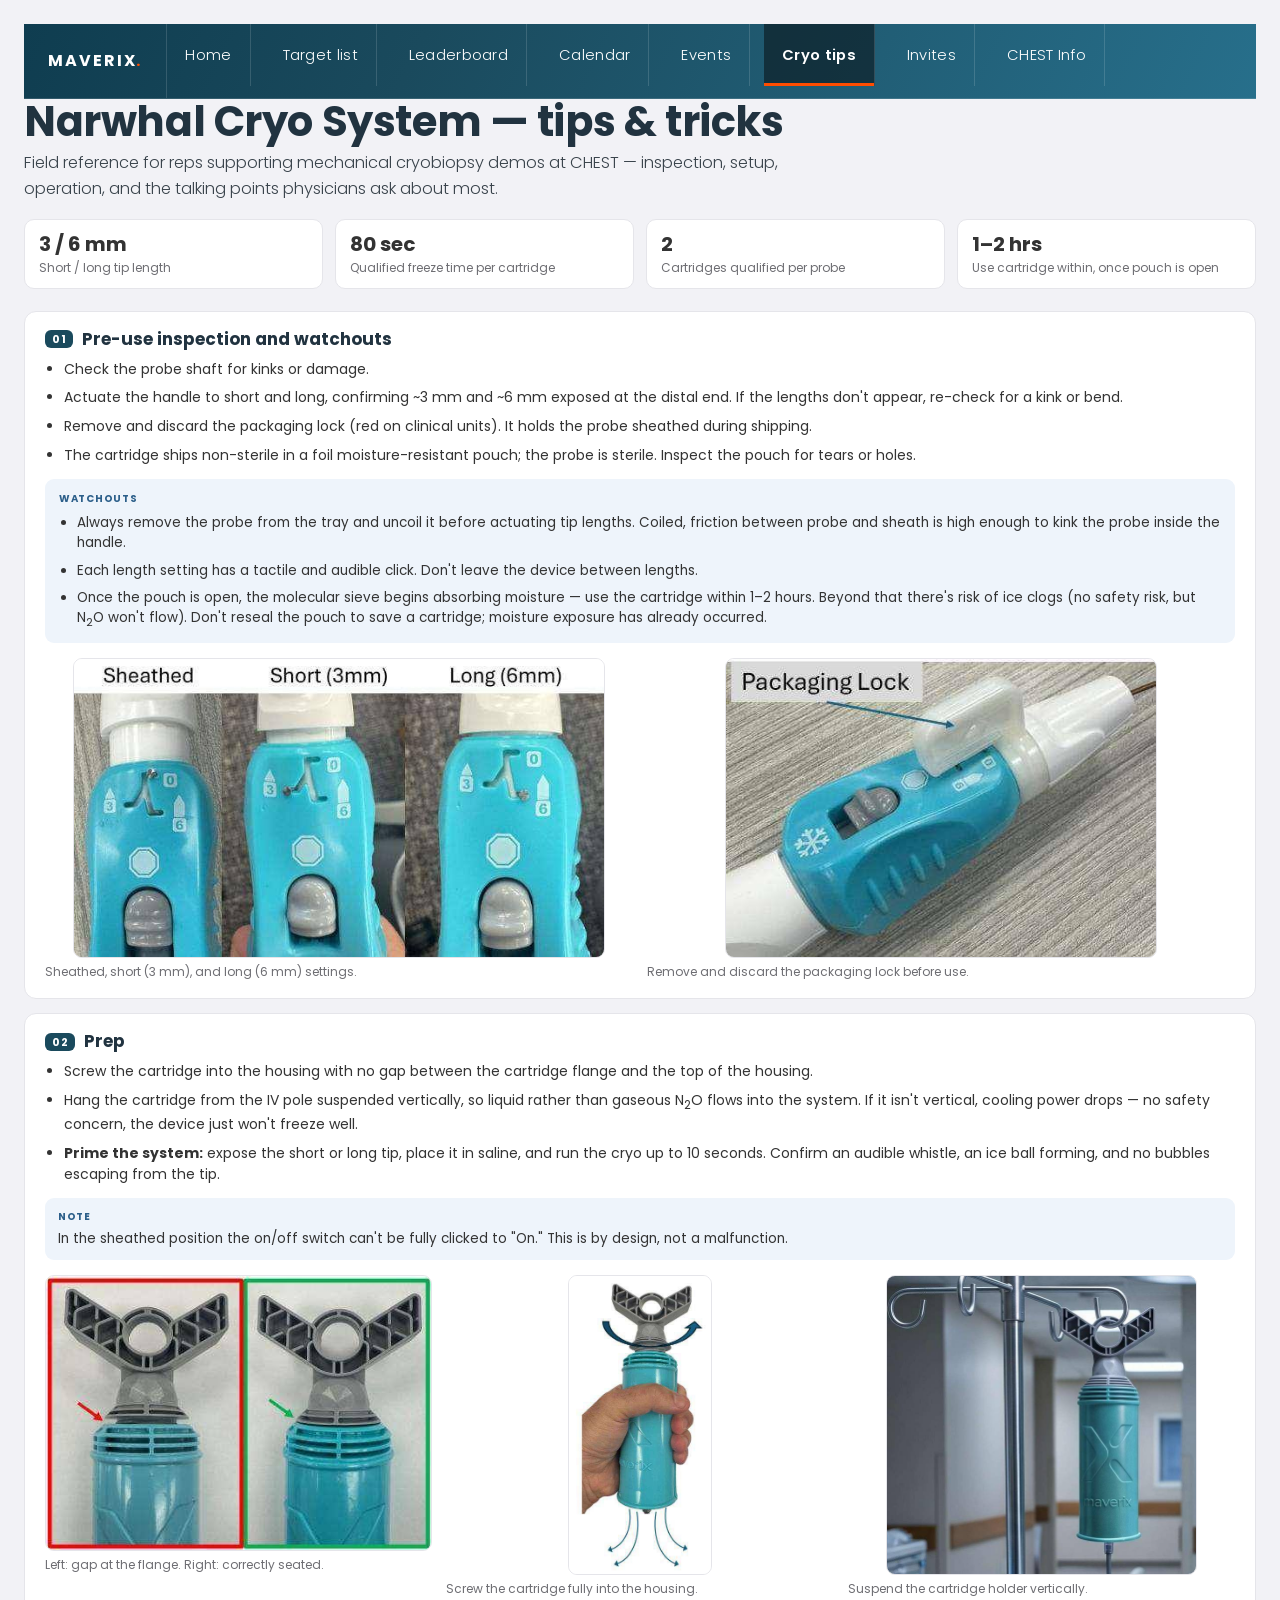
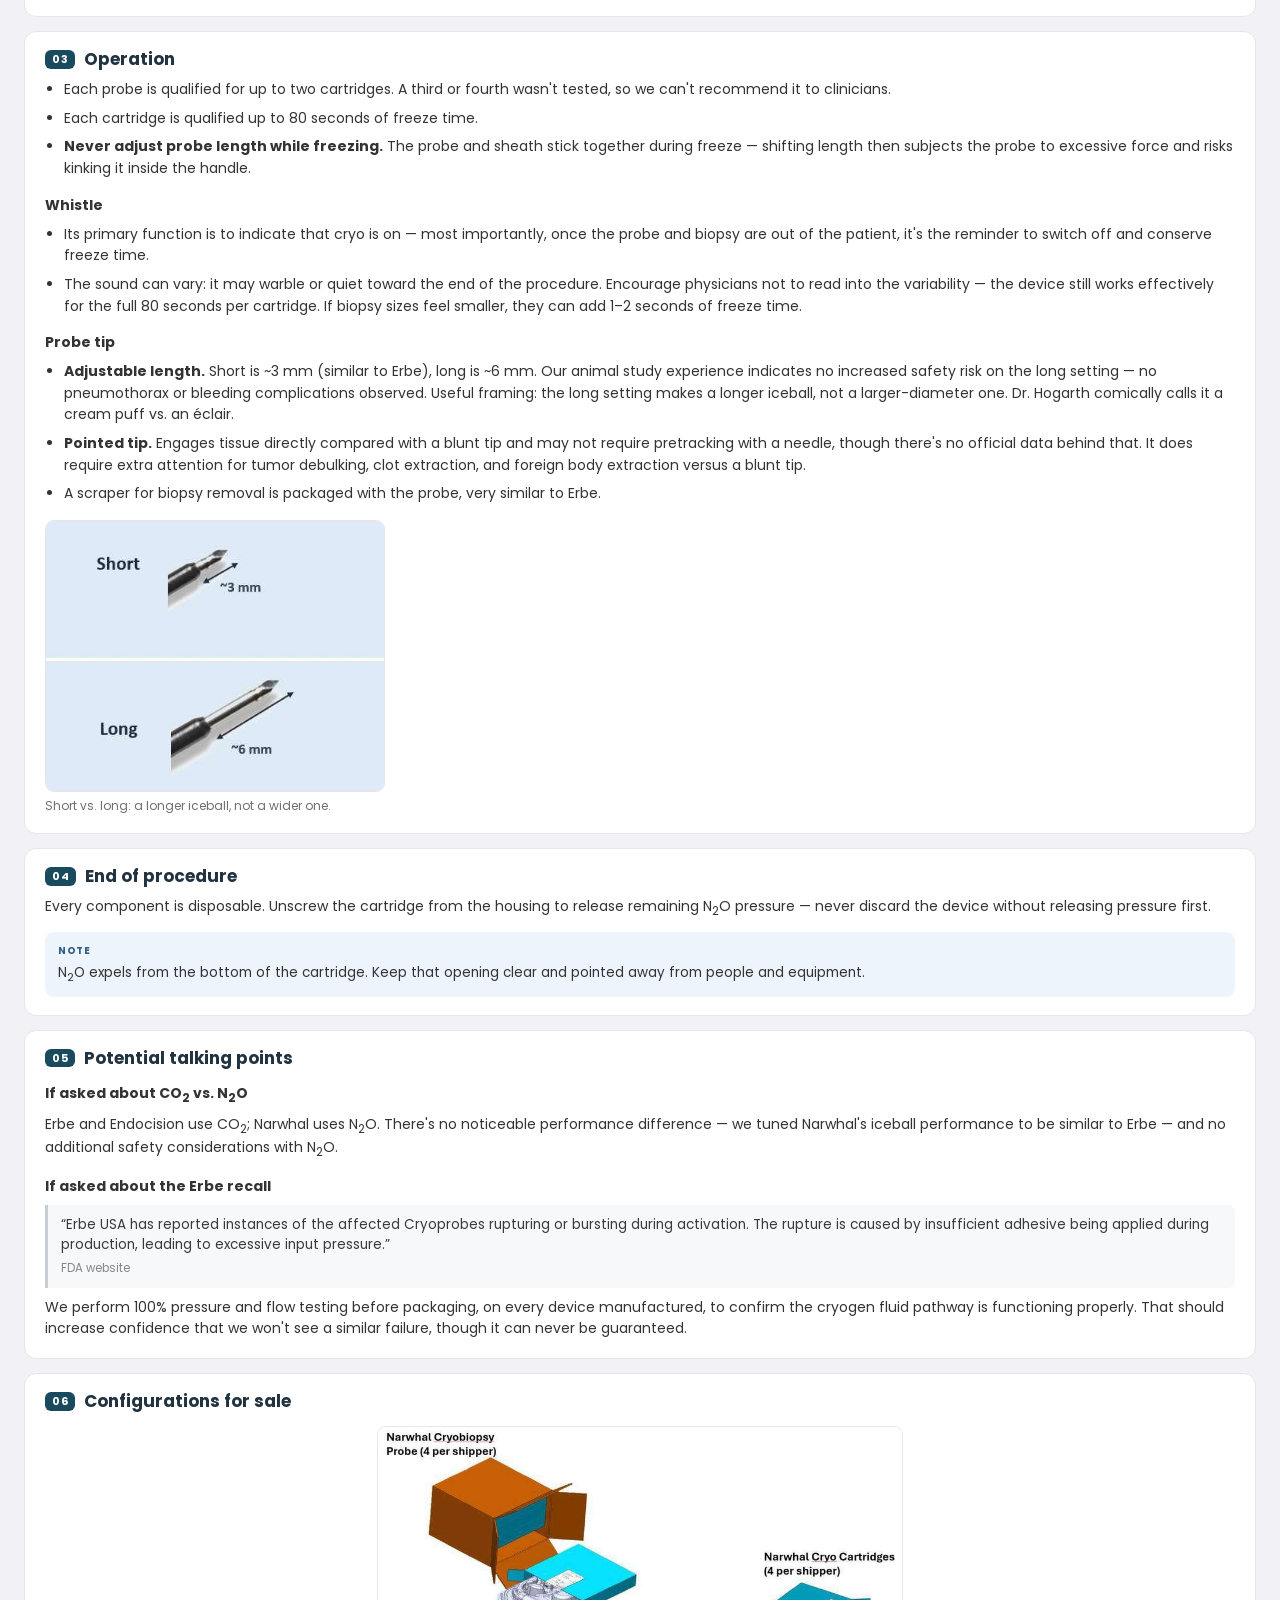
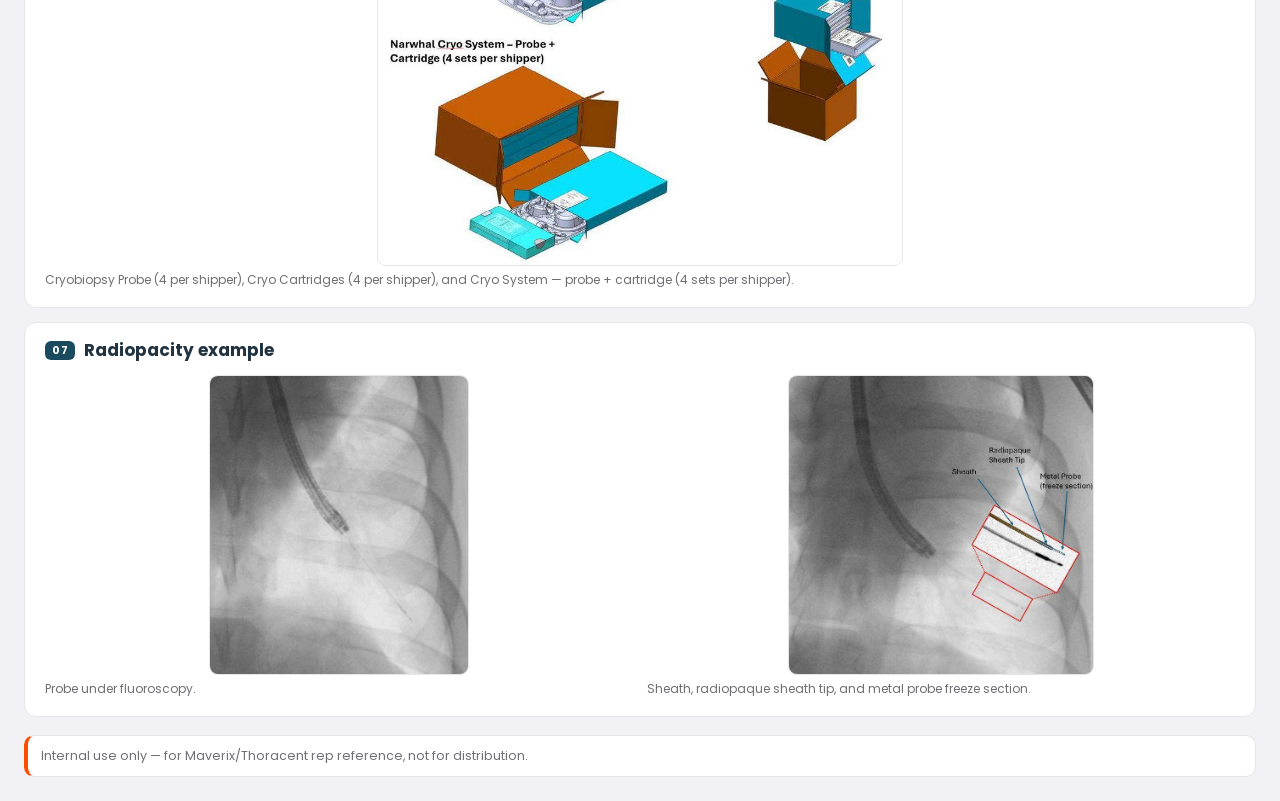
<file: chest-tips.html>
<!DOCTYPE html>
<html lang="en"><head><meta charset="utf-8">
<meta name="viewport" content="width=device-width,initial-scale=1">
<meta name="robots" content="noindex,nofollow">
<link rel="manifest" href="manifest.webmanifest">
<meta name="theme-color" content="#1A4A5D">
<meta name="mobile-web-app-capable" content="yes">
<meta name="apple-mobile-web-app-capable" content="yes">
<meta name="apple-mobile-web-app-status-bar-style" content="black-translucent">
<meta name="apple-mobile-web-app-title" content="CHEST Targets">
<link rel="apple-touch-icon" href="apple-touch-icon.png?v=2">
<link rel="icon" type="image/png" href="favicon.png?v=2" sizes="32x32">
<title>CHEST 2026 - Cryo Tips</title>
<style>*{box-sizing:border-box}body{font-family:-apple-system,BlinkMacSystemFont,"Segoe UI",Arial,sans-serif;margin:0;padding:24px;background:#f5f5f7;color:#1d1d1f}.nav{margin-bottom:12px;font-size:13px}.nav a{color:#0066cc;text-decoration:none;margin-right:14px;white-space:nowrap;display:inline-block}.nav a:hover{text-decoration:underline}h1{font-size:28px;margin:0 0 4px;line-height:1.2}.sub{font-size:14px;color:#6e6e73;margin:0 0 18px}.facts{display:grid;grid-template-columns:repeat(auto-fit,minmax(190px,1fr));gap:12px;margin:0 0 22px}.fact{background:#fff;border:1px solid #e5e5ea;border-radius:10px;padding:12px 14px}.fact .v{font-size:20px;font-weight:700;line-height:1.2;font-variant-numeric:tabular-nums}.fact .k{font-size:12px;color:#6e6e73;margin-top:4px;line-height:1.35}
.sec{background:#fff;border:1px solid #e5e5ea;border-radius:12px;padding:18px 20px;margin-bottom:14px}.sec h2{font-size:17px;font-weight:700;margin:0 0 10px;display:flex;align-items:center;gap:9px}.sec h2 .n{flex:none;background:#1A4A5D;color:#fff;font-size:11px;font-weight:700;letter-spacing:.5px;padding:3px 7px;border-radius:6px;font-variant-numeric:tabular-nums}
.sec ul{margin:0;padding-left:19px;font-size:14px;line-height:1.55}.sec ul li{margin-bottom:7px}.sec ul li:last-child{margin-bottom:0}.sec p{margin:0 0 9px;font-size:14px;line-height:1.55}.sec p:last-child{margin-bottom:0}
.subh{font-size:14px;font-weight:700;margin:15px 0 7px}.subh:first-child{margin-top:0}
.watch{margin-top:12px;padding:12px 14px;background:#eef4fb;border-radius:9px}.watch .wl{font-size:10px;font-weight:700;letter-spacing:.7px;color:#2c5f8a;text-transform:uppercase;margin-bottom:7px}.watch ul{padding-left:18px;font-size:13.5px;line-height:1.5}
.note{margin-top:12px;padding:11px 13px;background:#eef4fb;border-radius:9px;font-size:13.5px;line-height:1.5}.note .wl{font-size:10px;font-weight:700;letter-spacing:.7px;color:#2c5f8a;text-transform:uppercase;margin-bottom:5px}
.quote{margin:0 0 9px;padding:10px 13px;background:#f6f8f9;border-left:3px solid #c7ced4;border-radius:0 7px 7px 0;font-size:13.5px;line-height:1.5;color:#3a3a3c}.quote .src{display:block;margin-top:5px;font-size:11.5px;color:#86868b;font-style:normal}
.figs{display:grid;grid-template-columns:repeat(auto-fit,minmax(230px,1fr));gap:14px;margin-top:15px}.figs.one{grid-template-columns:minmax(0,340px)}.figs.wide{grid-template-columns:1fr}
/* Cap the height so a portrait photo does not balloon to fill its grid column
   and dwarf the landscape ones sitting beside it. */
figure{margin:0}figure img{max-width:100%;width:auto;height:auto;max-height:300px;display:block;margin:0 auto;border:1px solid #e5e5ea;border-radius:9px;background:#fff}.figs.wide img{max-height:440px}figure figcaption{font-size:12px;color:#6e6e73;line-height:1.4;margin-top:6px}
.conf{margin:18px 0 0;padding:11px 13px;background:#fff;border:1px solid #e5e5ea;border-left:4px solid #FF4D00;border-radius:10px;font-size:12.5px;color:#6e6e73;line-height:1.45}
@media (max-width:760px){.facts{grid-template-columns:1fr 1fr;gap:9px}.fact{padding:10px 11px}.fact .v{font-size:17px}.fact .k{font-size:11.5px}.sec{padding:15px 16px}.figs{grid-template-columns:1fr;gap:12px}.figs.one{grid-template-columns:1fr}}</style>
<link rel="stylesheet" href="theme.css"><style>
/* Brand overlay on the ported AABIP reference page. Its own layout CSS is left
   alone - only type, colour and chrome are brought onto the system. */
body{font-family:var(--font-sans)!important;background:var(--page-bg)!important;color:var(--text-body)!important}
h1,h2,h3,h4{font-family:var(--font-display)!important;color:var(--heading)!important;font-weight:700!important}
a{color:var(--link)}
.sub{color:var(--text-secondary)!important}
</style></head><body><header class="mvx-header"><div class="mvx-headinner"><div class="mvx-brand">maverix<span>.</span></div><nav class="nav"><a href="index.html">Home</a><a href="chest.html">Target list</a><a href="chest-leaders.html">Leaderboard</a><a href="chest-staffing.html">Calendar</a><a href="chest-happyhour.html">Events</a><a href="chest-tips.html" aria-current="page">Cryo tips</a><a href="chest-invites.html">Invites</a><a href="chest-info.html">CHEST Info</a></nav></div></header>

<h1>Narwhal Cryo System &mdash; tips &amp; tricks</h1>
<div class="sub">Field reference for reps supporting mechanical cryobiopsy demos at CHEST &mdash; inspection, setup, operation, and the talking points physicians ask about most.</div>
<div class="facts"><div class="fact"><div class="v">3 / 6 mm</div><div class="k">Short / long tip length</div></div><div class="fact"><div class="v">80 sec</div><div class="k">Qualified freeze time per cartridge</div></div><div class="fact"><div class="v">2</div><div class="k">Cartridges qualified per probe</div></div><div class="fact"><div class="v">1&ndash;2 hrs</div><div class="k">Use cartridge within, once pouch is open</div></div></div>
<div class="sec" id="inspection"><h2><span class="n">01</span>Pre-use inspection and watchouts</h2><ul><li>Check the probe shaft for kinks or damage.</li><li>Actuate the handle to short and long, confirming ~3 mm and ~6 mm exposed at the distal end. If the lengths don't appear, re-check for a kink or bend.</li><li>Remove and discard the packaging lock (red on clinical units). It holds the probe sheathed during shipping.</li><li>The cartridge ships non-sterile in a foil moisture-resistant pouch; the probe is sterile. Inspect the pouch for tears or holes.</li></ul><div class="watch"><div class="wl">Watchouts</div><ul><li>Always remove the probe from the tray and uncoil it before actuating tip lengths. Coiled, friction between probe and sheath is high enough to kink the probe inside the handle.</li><li>Each length setting has a tactile and audible click. Don't leave the device between lengths.</li><li>Once the pouch is open, the molecular sieve begins absorbing moisture &mdash; use the cartridge within 1&ndash;2 hours. Beyond that there's risk of ice clogs (no safety risk, but N<sub>2</sub>O won't flow). Don't reseal the pouch to save a cartridge; moisture exposure has already occurred.</li></ul></div><div class="figs"><figure><img src="[data-uri]" alt="Sheathed, short (3 mm), and long (6 mm) settings." loading="lazy"><figcaption>Sheathed, short (3 mm), and long (6 mm) settings.</figcaption></figure><figure><img src="[data-uri]" alt="Remove and discard the packaging lock before use." loading="lazy"><figcaption>Remove and discard the packaging lock before use.</figcaption></figure></div></div>
<div class="sec" id="prep"><h2><span class="n">02</span>Prep</h2><ul><li>Screw the cartridge into the housing with no gap between the cartridge flange and the top of the housing.</li><li>Hang the cartridge from the IV pole suspended vertically, so liquid rather than gaseous N<sub>2</sub>O flows into the system. If it isn't vertical, cooling power drops &mdash; no safety concern, the device just won't freeze well.</li><li><strong>Prime the system:</strong> expose the short or long tip, place it in saline, and run the cryo up to 10 seconds. Confirm an audible whistle, an ice ball forming, and no bubbles escaping from the tip.</li></ul><div class="note"><div class="wl">Note</div>In the sheathed position the on/off switch can't be fully clicked to "On." This is by design, not a malfunction.</div><div class="figs"><figure><img src="[data-uri]" alt="Left: gap at the flange. Right: correctly seated." loading="lazy"><figcaption>Left: gap at the flange. Right: correctly seated.</figcaption></figure><figure><img src="[data-uri]" alt="Screw the cartridge fully into the housing." loading="lazy"><figcaption>Screw the cartridge fully into the housing.</figcaption></figure><figure><img src="[data-uri]" alt="Suspend the cartridge holder vertically." loading="lazy"><figcaption>Suspend the cartridge holder vertically.</figcaption></figure></div></div>
<div class="sec" id="operation"><h2><span class="n">03</span>Operation</h2><ul><li>Each probe is qualified for up to two cartridges. A third or fourth wasn't tested, so we can't recommend it to clinicians.</li><li>Each cartridge is qualified up to 80 seconds of freeze time.</li><li><strong>Never adjust probe length while freezing.</strong> The probe and sheath stick together during freeze &mdash; shifting length then subjects the probe to excessive force and risks kinking it inside the handle.</li></ul><div class="subh">Whistle</div><ul><li>Its primary function is to indicate that cryo is on &mdash; most importantly, once the probe and biopsy are out of the patient, it's the reminder to switch off and conserve freeze time.</li><li>The sound can vary: it may warble or quiet toward the end of the procedure. Encourage physicians not to read into the variability &mdash; the device still works effectively for the full 80 seconds per cartridge. If biopsy sizes feel smaller, they can add 1&ndash;2 seconds of freeze time.</li></ul><div class="subh">Probe tip</div><ul><li><strong>Adjustable length.</strong> Short is ~3 mm (similar to Erbe), long is ~6 mm. Our animal study experience indicates no increased safety risk on the long setting &mdash; no pneumothorax or bleeding complications observed. Useful framing: the long setting makes a longer iceball, not a larger-diameter one. Dr. Hogarth comically calls it a cream puff vs. an &eacute;clair.</li><li><strong>Pointed tip.</strong> Engages tissue directly compared with a blunt tip and may not require pretracking with a needle, though there's no official data behind that. It does require extra attention for tumor debulking, clot extraction, and foreign body extraction versus a blunt tip.</li><li>A scraper for biopsy removal is packaged with the probe, very similar to Erbe.</li></ul><div class="figs one"><figure><img src="[data-uri]" alt="Short vs. long: a longer iceball, not a wider one." loading="lazy"><figcaption>Short vs. long: a longer iceball, not a wider one.</figcaption></figure></div></div>
<div class="sec" id="end"><h2><span class="n">04</span>End of procedure</h2><p>Every component is disposable. Unscrew the cartridge from the housing to release remaining N<sub>2</sub>O pressure &mdash; never discard the device without releasing pressure first.</p><div class="note"><div class="wl">Note</div>N<sub>2</sub>O expels from the bottom of the cartridge. Keep that opening clear and pointed away from people and equipment.</div></div>
<div class="sec" id="talking-points"><h2><span class="n">05</span>Potential talking points</h2><div class="subh">If asked about CO<sub>2</sub> vs. N<sub>2</sub>O</div><p>Erbe and Endocision use CO<sub>2</sub>; Narwhal uses N<sub>2</sub>O. There's no noticeable performance difference &mdash; we tuned Narwhal's iceball performance to be similar to Erbe &mdash; and no additional safety considerations with N<sub>2</sub>O.</p><div class="subh">If asked about the Erbe recall</div><div class="quote">&ldquo;Erbe USA has reported instances of the affected Cryoprobes rupturing or bursting during activation. The rupture is caused by insufficient adhesive being applied during production, leading to excessive input pressure.&rdquo;<span class="src">FDA website</span></div><p>We perform 100% pressure and flow testing before packaging, on every device manufactured, to confirm the cryogen fluid pathway is functioning properly. That should increase confidence that we won't see a similar failure, though it can never be guaranteed.</p></div>
<div class="sec" id="configurations"><h2><span class="n">06</span>Configurations for sale</h2><div class="figs wide"><figure><img src="[data-uri]" alt="Cryobiopsy Probe (4 per shipper), Cryo Cartridges (4 per shipper), and Cryo System &amp;mdash; probe + cartridge (4 sets per shipper)." loading="lazy"><figcaption>Cryobiopsy Probe (4 per shipper), Cryo Cartridges (4 per shipper), and Cryo System &mdash; probe + cartridge (4 sets per shipper).</figcaption></figure></div></div>
<div class="sec" id="radiopacity"><h2><span class="n">07</span>Radiopacity example</h2><div class="figs"><figure><img src="[data-uri]" alt="Probe under fluoroscopy." loading="lazy"><figcaption>Probe under fluoroscopy.</figcaption></figure><figure><img src="[data-uri]" alt="Sheath, radiopaque sheath tip, and metal probe freeze section." loading="lazy"><figcaption>Sheath, radiopaque sheath tip, and metal probe freeze section.</figcaption></figure></div></div>
<div class="conf">Internal use only &mdash; for Maverix/Thoracent rep reference, not for distribution.</div>
<script>if('serviceWorker' in navigator){window.addEventListener('load',function(){navigator.serviceWorker.register('sw.js').catch(function(){});});}</script>
</body></html>
</file>
<file: theme.css>
/* Maverix Medical design system - CHEST 2026 field tool
   Tokens are literal from the design system. Deliberate deviations for a
   conference-floor tool are marked DEVIATION with a reason. */

/* Poppins, self-hosted. The design system allows Google Fonts as an external
   stylesheet host, but this is an offline-first PWA used in an exhibit hall -
   a cross-origin font never arrives on dead wifi, so the files ship with the
   site and the service worker caches them same-origin. */
@font-face{font-family:Poppins;font-weight:300;font-style:normal;font-display:swap;src:url(poppins-latin-300-normal.woff2) format('woff2')}
@font-face{font-family:Poppins;font-weight:300;font-style:italic;font-display:swap;src:url(poppins-latin-300-italic.woff2) format('woff2')}
@font-face{font-family:Poppins;font-weight:400;font-style:normal;font-display:swap;src:url(poppins-latin-400-normal.woff2) format('woff2')}
@font-face{font-family:Poppins;font-weight:400;font-style:italic;font-display:swap;src:url(poppins-latin-400-italic.woff2) format('woff2')}
@font-face{font-family:Poppins;font-weight:500;font-style:normal;font-display:swap;src:url(poppins-latin-500-normal.woff2) format('woff2')}
@font-face{font-family:Poppins;font-weight:600;font-style:normal;font-display:swap;src:url(poppins-latin-600-normal.woff2) format('woff2')}
@font-face{font-family:Poppins;font-weight:700;font-style:normal;font-display:swap;src:url(poppins-latin-700-normal.woff2) format('woff2')}

:root{
  --mvx-deep:#1A4A5D;--mvx-teal:#276F8B;--mvx-blue:#3494BA;--mvx-sky:#79D5E2;--mvx-cloud:#8BBAE4;
  --cat-risk:#213340;--cat-diagnosis:#276F8B;--cat-intervention:#2BA9D4;
  --mvx-stat:#4FC4E8;--mvx-news-blue:#1E9CD0;--mvx-narwhal-dot:#F26A3D;--mvx-narwhal-evidence:#C2632F;
  --mvx-ink:#231F20;--mvx-graphite:#3A3A3B;--mvx-slate:#595959;--mvx-stone:#A4A6A8;
  --mvx-mist:#F2F2F2;--mvx-white:#FFF;--mvx-body:#333;--mvx-body-2:#39434B;--mvx-note:#5B6670;
  /* Highlight. Thoracent orange, used here on a Maverix surface by direction -
     1.2 otherwise reserves it for sub-brand. Contrast measured: 3.33:1 on white,
     5.59:1 on --surface-dark. So it is a FILL, RULE or MARK on light ground and
     may carry text only on dark. Small orange text on white is never used. */
  --thoracent-orange:#FF4D00;--mvx-highlight:#FF4D00;--mvx-highlight-deep:#C2632F;
  --success:#2E8F6B;--warning:#C68A1B;--danger:#C0352B;
  --page-bg:#F2F2F6;--surface-card:#FFF;--surface-panel:#FFF;--surface-dark:#0D1418;
  --surface-tab:#E8EAEE;--surface-tile:#16212A;--surface-soft:#E8F2F7;--header-dark:#0D1418;--surface-grid-hover:#F5FAFC;
  --heading:#213340;--text-body:#333;--text-secondary:#39434B;--text-muted:#595959;
  --text-note:#5B6670;--text-invert:#FFF;--text-invert-soft:#D6DDE1;
  --link:#276F8B;--link-hover:#1A4A5D;--accent:#3494BA;--accent-hover:#276F8B;--accent-press:#1A4A5D;--focus-ring:#79D5E2;
  --border:#E3E6E8;--border-strong:#C8CDD0;--frame-line:#DADDE2;--border-on-dark:rgba(255,255,255,.14);
  /* The full brand ramp ends at --mvx-sky, where white text measures 1.69:1.
     1.3 reserves it for brand marks for exactly that reason. Chrome that has to
     carry text uses this dark-anchored cut of the same ramp instead: white
     clears 5.63:1 at the lightest stop, so nav, table headers and tiles stay
     legible end to end. */
  --maverix-gradient:linear-gradient(135deg,#1A4A5D 0%,#276F8B 34%,#3494BA 68%,#79D5E2 100%);
  --mvx-gradient-deep:linear-gradient(115deg,#0F3D50 0%,#1A4A5D 32%,#276F8B 100%);
  --mvx-gradient-tile:linear-gradient(135deg,#0F3D50 0%,#1A4A5D 42%,#276F8B 100%);
  --scrim-active:rgba(9,15,19,.55);
  --font-display:"Clash Display","Clashdisplay","Poppins",sans-serif;
  --font-sans:"Poppins",ui-sans-serif,system-ui,-apple-system,"Segoe UI",Roboto,sans-serif;
  --fw-light:300;--fw-regular:400;--fw-medium:500;--fw-semibold:600;--fw-bold:700;
  /* DEVIATION: root 15px not 14px, body weight 400 not 300. Reps read this at
     arm's length on a phone in a lit exhibit hall; 14px/300 measured too light. */
  --body-size:15px;--body-weight:400;--body-line:1.55;
  --text-xs:.78rem;--text-sm:.86rem;--text-base:.95rem;--text-md:1.02rem;--text-lg:1.1rem;
  --text-xl:1.25rem;--text-2xl:1.5rem;--text-3xl:1.9rem;
  --display-section:clamp(1.7rem,3.4vw,2.6rem);
  --lh-tight:1.12;--lh-snug:1.3;--lh-body:1.55;--lh-loose:1.65;
  --tracking-caps:.28em;--tracking-caps-wide:.35em;--tracking-caps-tight:.12em;--tracking-display:-.01em;
  --space-1:4px;--space-2:8px;--space-3:12px;--space-4:16px;--space-6:24px;--space-8:32px;--space-12:48px;
  --radius-none:0;--radius-xs:4px;--radius-sm:8px;--radius-md:10px;--radius-tile:16px;
  --radius-photo:18px;--radius-card:22px;--radius-pill:999px;--radius-circle:50%;
  --shadow-tile:0 14px 32px rgba(26,74,93,.16);--shadow-card:0 20px 44px rgba(13,20,24,.28);
  --shadow-dropdown:0 30px 50px rgba(13,20,24,.2);--shadow-circle:0 4px 14px rgba(13,20,24,.25);
  --ease-out:cubic-bezier(.22,.61,.36,1);--dur-fast:.18s;--dur-base:.25s;--dur-slow:.38s;
  --header-h:62px;--container-max:1000px;
  /* DEVIATION: data pages widen the framed column. The 1px hairlines and the
     centred column are kept - that is the structural idea - but 1000px fits
     only two physician cards, and a rep scanning 44 of them needs three. */
  --container-wide:1440px;
  --band-pad-y:2.2rem;--band-pad-x:40px;
  --tap-min:44px;               /* not in the system; required for gloved taps */
}

*{margin:0;padding:0;box-sizing:border-box}
html{scroll-behavior:smooth;-webkit-text-size-adjust:100%}
body{font-family:var(--font-sans);color:var(--text-body);background:var(--page-bg);
  font-size:var(--body-size);font-weight:var(--body-weight);line-height:var(--body-line);
  -webkit-font-smoothing:antialiased}
img{max-width:100%;display:block}
a{color:var(--link);text-decoration:none;transition:color var(--dur-fast) ease}
a:hover{color:var(--link-hover)}
h1,h2,h3,h4{font-family:var(--font-display);font-weight:var(--fw-bold);color:var(--heading);line-height:var(--lh-tight)}
:focus-visible{outline:2px solid var(--accent);outline-offset:3px}

/* ---- header (7.3). Nine destinations do not fit a 62px bar at 3.6rem gaps,
   so the strip scrolls horizontally instead of collapsing to a hamburger -
   on a phone a rep needs one tap to any page, not two. */
.mvx-header{position:sticky;top:0;z-index:60;background:var(--mvx-gradient-deep);
  border-bottom:1px solid var(--border-on-dark)}
.mvx-headinner{display:flex;align-items:center;min-height:var(--header-h);max-width:var(--container-wide);margin:0 auto}
.mvx-brand{font-family:var(--font-display);font-weight:var(--fw-bold);color:#fff;font-size:1rem;
  letter-spacing:var(--tracking-caps-tight);text-transform:uppercase;padding:0 24px;white-space:nowrap;
  border-right:1px solid var(--border-on-dark);align-self:stretch;display:flex;align-items:center}
.mvx-brand span{color:var(--mvx-highlight)}
.nav{display:flex;gap:0;overflow-x:auto;scrollbar-width:none;flex:1}
.nav::-webkit-scrollbar{display:none}
.nav a{color:#fff;font-size:.92rem;font-weight:var(--fw-light);letter-spacing:.02em;
  padding:0 18px;min-height:var(--header-h);display:flex;align-items:center;white-space:nowrap;
  border-right:1px solid var(--border-on-dark);transition:color var(--dur-fast) ease,background var(--dur-fast) ease}
.nav a:hover{color:var(--mvx-sky);background:rgba(255,255,255,.08)}
.nav a[aria-current]{color:#fff;font-weight:var(--fw-semibold);background:var(--scrim-active);box-shadow:inset 0 -3px 0 var(--mvx-highlight)}

/* ---- framed centre column (0) */
.mvx-container{max-width:var(--container-max);margin:0 auto;background:var(--page-bg);
  border-left:1px solid var(--frame-line);border-right:1px solid var(--frame-line);
  padding:var(--band-pad-y) var(--band-pad-x);min-height:calc(100vh - var(--header-h))}
.mvx-container.wide{max-width:var(--container-wide)}

/* ---- type */
h1{font-size:var(--display-section);font-weight:var(--fw-bold);letter-spacing:var(--tracking-display);margin-bottom:.3rem}
.sub{font-size:var(--text-md);color:var(--text-secondary);font-weight:var(--fw-light);line-height:var(--lh-body);margin-bottom:1.1rem;max-width:760px}
.mvx-eyebrow{font-family:var(--font-display);text-transform:uppercase;letter-spacing:var(--tracking-caps-wide);
  font-size:var(--text-xs);font-weight:var(--fw-semibold);color:var(--mvx-graphite);display:flex;
  align-items:center;gap:.55rem;margin-bottom:.5rem}
.mvx-eyebrow:before{content:"";flex:0 0 auto;width:18px;height:3px;background:var(--mvx-highlight)}
.mvx-seclabel{display:flex;align-items:center;gap:1.4rem;font-family:var(--font-display);text-transform:uppercase;
  letter-spacing:var(--tracking-caps);font-size:1.05rem;font-weight:var(--fw-semibold);color:var(--heading);margin:2.4rem 0 1.2rem}
.mvx-seclabel:before{content:"";flex:0 0 auto;width:18px;height:3px;background:var(--mvx-highlight)}
.mvx-seclabel:after{content:"";flex:1;max-width:560px;height:1px;background:var(--mvx-graphite);opacity:.35}
.mvx-rxnote{font-style:italic;color:var(--text-note);font-size:var(--text-sm);line-height:1.6;
  border-top:1px solid var(--frame-line);padding-top:1.2rem;margin-top:2.4rem}

/* ---- notice panel. Square, hairline, 1px neutral left rule - the big-stat
   label pattern. Not a coloured 3px card border, which the system forbids. */
.mvx-notice{background:#fff;border:1px solid var(--frame-line);border-left:3px solid var(--mvx-highlight);
  padding:.7rem .9rem;margin:0 0 .9rem;font-size:var(--text-base);line-height:1.5;color:var(--text-secondary)}
.mvx-notice strong{font-weight:var(--fw-semibold);color:var(--heading)}

/* ---- button (7.1) */
.mvx-btn{display:inline-flex;align-items:center;gap:.6rem;font-family:var(--font-sans);
  font-weight:var(--fw-semibold);font-size:var(--text-base);color:var(--mvx-ink);background:none;
  border:none;cursor:pointer;padding:0;position:relative;transition:color .2s ease}
.mvx-btn:hover{color:var(--mvx-teal)}
.mvx-btn .lbl{position:relative}
.mvx-btn .lbl:after{content:"";position:absolute;left:0;right:0;bottom:-4px;height:1.5px;background:var(--mvx-highlight);
  transform:scaleX(0);transform-origin:left;transition:transform var(--dur-slow) var(--ease-out)}
.mvx-btn:hover .lbl:after{transform:scaleX(1)}
.mvx-circ{flex:0 0 auto;width:30px;height:30px;border-radius:var(--radius-circle);background:var(--mvx-sky);
  display:inline-flex;align-items:center;justify-content:center;transition:transform var(--dur-base) var(--ease-out),background var(--dur-base) ease}
.mvx-btn:hover .mvx-circ{transform:translateX(5px);background:var(--accent)}
.mvx-btn:hover .mvx-circ svg{stroke:#fff}
.mvx-circ svg{stroke:var(--mvx-deep);stroke-width:3;fill:none;stroke-linecap:round;stroke-linejoin:round}
.mvx-readmore{border:1px solid var(--mvx-graphite);padding:.55rem 1.5rem;font-family:var(--font-sans);
  font-style:italic;font-size:var(--text-base);color:var(--mvx-ink);background:transparent;cursor:pointer;
  min-height:var(--tap-min);transition:background .2s ease,color .2s ease}
.mvx-readmore:hover{background:var(--mvx-ink);color:#fff}

/* ---- spec table (7.9). Square, no radius, no zebra. */
.mvx-spec{width:100%;border-collapse:collapse;background:#fff;font-size:.92rem}
.mvx-spec th{background:var(--mvx-gradient-deep);color:#fff;text-align:left;padding:.7rem 1rem;font-weight:var(--fw-semibold);
  font-size:var(--text-xs);letter-spacing:.06em;text-transform:uppercase}
.mvx-spec td{padding:.65rem 1rem;border-bottom:1px solid var(--border);color:var(--text-secondary);vertical-align:top}
.mvx-spec tr:last-child td{border-bottom:none}
.mvx-spec tbody tr:hover{background:var(--surface-grid-hover)}

/* ---- stat grid (7.10) */
.mvx-statgrid{display:grid;grid-template-columns:repeat(4,1fr);background:#fff;border:1px solid var(--frame-line);margin-bottom:1.6rem}
.mvx-statcell{padding:1.5rem 1.2rem 1.8rem;border-right:1px solid var(--frame-line);transition:background var(--dur-base) ease}
.mvx-statcell:last-child{border-right:none}
.mvx-statcell:hover{background:var(--surface-grid-hover)}
.mvx-statcell .n{font-family:var(--font-display);font-weight:var(--fw-bold);font-size:2rem;color:var(--mvx-stat);
  line-height:1.1;white-space:nowrap}
.mvx-statcell:hover .n{color:var(--accent)}
.mvx-statcell .l{font-size:.88rem;color:var(--heading);margin-top:.3rem}
.mvx-statcell .p{font-size:var(--text-xs);color:var(--text-muted);margin-top:.15rem}

/* ---- benefit bullet (7.12): 10px sky circle, never an icon */
.mvx-benefits{list-style:none;display:grid;gap:.7rem}
.mvx-benefits li{padding-left:1.7rem;font-size:.96rem;color:var(--text-secondary);position:relative}
.mvx-benefits li:before{content:"";position:absolute;left:0;top:.42em;width:10px;height:10px;
  border-radius:var(--radius-circle);background:var(--mvx-sky)}

@media (max-width:1080px){:root{--band-pad-y:1.9rem;--band-pad-x:24px}}
@media (max-width:560px){:root{--band-pad-y:1.1rem;--band-pad-x:14px}
  .mvx-container{border-left:none;border-right:none}
  .mvx-statgrid{grid-template-columns:repeat(2,1fr)}
  .mvx-statcell:nth-child(2n){border-right:none}}
@media (prefers-reduced-motion:reduce){*,*::before,*::after{transition:none!important;animation:none!important}}
</file>
<file: pages.css>
/* Component layer. Class names are unchanged from the recovered AABIP markup so
   the sync, filter and capture JS keeps working untouched - only the skin moves. */

/* ---------- filter bar: tab-bar surface (7.8), square, italic labels */
.filter-bar{display:flex;flex-wrap:wrap;align-items:center;gap:1rem 1.6rem;background:var(--surface-tab);
  border:1px solid var(--frame-line);padding:.85rem 1.1rem;margin-bottom:1.4rem}
.filter-bar label{display:inline-flex;align-items:center;gap:.5rem;font-family:var(--font-display);
  text-transform:uppercase;letter-spacing:var(--tracking-caps);font-size:var(--text-xs);
  font-weight:var(--fw-semibold);color:var(--mvx-slate)}
.filter-bar select{font-family:var(--font-sans);font-size:var(--text-base);font-weight:var(--fw-regular);
  color:var(--mvx-ink);background:#fff;border:1px solid var(--border-strong);border-radius:var(--radius-none);
  padding:.45rem .6rem;min-height:var(--tap-min);text-transform:none;letter-spacing:0}
.filter-bar .cnt{margin-left:auto;font-style:italic;color:var(--text-muted);font-size:var(--text-base)}

/* ---------- physician grid */
.grid{display:grid;grid-template-columns:repeat(auto-fill,minmax(320px,1fr));gap:.75rem;align-items:stretch}

/* Card: white, SQUARE - it is a container of text, not a photo (rule 4).
   No height is set here at all - .grid keeps align-items:stretch (the
   default), so CSS Grid's own per-row auto-sizing takes over: each row is
   exactly as tall as its tallest card, and every other card in that row
   stretches to match. Nothing is ever clipped. Any leftover stretch space
   is pulled to sit between the identity block and the action buttons (see
   "margin-top:auto" on .actions below) instead of trailing below the
   whole card, so the action row / talk track always sit flush at the
   bottom and line up across a row, rather than reading as a blank gap
   after the content. */
.card{background:var(--surface-card);border:1px solid var(--frame-line);border-radius:var(--radius-none);
  padding:.85rem .9rem .65rem;display:flex;flex-direction:column;
  transition:border-color var(--dur-base) ease,box-shadow var(--dur-base) ease}
.card:hover{border-color:var(--mvx-highlight)}
.card:focus-within{outline:2px solid var(--accent);outline-offset:3px}
.card.connected{background:#F4F9F6;border-color:#BFDCCF}
.card.connected:hover{border-color:#BFDCCF}
.card .row{display:flex;gap:.7rem;flex:0 0 auto}
/* Photo panel is imagery, so it is rounded (rule 4) - but NOT greyscaled.
   DEVIATION from 9: the whole job of this photo is face recognition at a booth. */
.card .photo{flex:0 0 76px;width:76px;height:96px;border-radius:var(--radius-photo);overflow:hidden;
  background:linear-gradient(160deg,#7F8A92,#3A444C)}
.card .photo img{width:100%;height:100%;object-fit:cover}
.card .body{flex:1;min-width:0}
.card .rank{font-family:var(--font-display);text-transform:uppercase;letter-spacing:var(--tracking-caps);
  font-size:var(--text-xs);font-weight:var(--fw-semibold);color:var(--mvx-slate);margin-bottom:.15rem}
.card .name{font-family:var(--font-display);font-weight:var(--fw-bold);font-size:1.05rem;color:var(--heading);
  line-height:var(--lh-snug);display:flex;align-items:center;gap:.4rem}
.card .checkmark{display:none;color:var(--success);font-size:.9rem}
.card.connected .checkmark{display:inline}
.card .inst{font-size:var(--text-sm);color:var(--text-secondary);font-weight:var(--fw-light);margin-top:.05rem}
.card .badges{display:flex;flex-wrap:wrap;gap:.3rem;margin:.35rem 0 .3rem;align-content:flex-start}
/* Chips use radius-sm (rule 4, "small chips"). radius-pill is reserved. */
.card .vol,.card .tier,.card .cryo,.card .rsvp-tag{border-radius:var(--radius-sm);padding:.1rem .5rem;font-size:.72rem;
  font-weight:var(--fw-semibold);letter-spacing:.01em;white-space:nowrap}
.card .vol{background:var(--surface-soft);color:var(--mvx-teal)}
.card .tier{background:#fff;border:1px solid var(--border-strong);color:var(--heading)}
.card .tier.t1{border-color:var(--cat-intervention);color:var(--cat-intervention)}
.card .cryo{background:var(--mvx-highlight);color:var(--surface-dark);font-weight:var(--fw-bold)}
/* Event-RSVP tags: same chip footprint as vol/tier, one colour per event so
   they scan at a glance; the lab tour spells out its day since it runs thrice. */
.card .rsvp-tag{background:#fff;border:1px solid var(--mvx-deep);color:var(--mvx-deep)}
.card .rsvp-tag.rsvp-dinner{border-color:var(--mvx-highlight-deep);color:var(--mvx-highlight-deep)}
.card .rsvp-tag.rsvp-tour{border-color:var(--success);color:var(--success)}
.card .prods{display:flex;flex-wrap:wrap;gap:.3rem;margin:0 0 .3rem;height:1.5rem;overflow:hidden}
.card .prod{border:1px solid var(--mvx-teal);color:var(--mvx-teal);background:#fff;
  border-radius:var(--radius-sm);padding:.08rem .45rem;font-size:.72rem;
  font-weight:var(--fw-semibold);white-space:nowrap}
.card .meta{font-size:.72rem;color:var(--text-muted);margin-bottom:.2rem}
.card .links{display:flex;flex-wrap:wrap;gap:.7rem;font-size:.78rem;margin-bottom:.2rem}
.card .links a{color:var(--link)}
.card .contact{font-size:.78rem;display:flex;flex-wrap:wrap;align-items:center;gap:.3rem}
.card .territory-tag{background:var(--surface-soft);color:var(--mvx-deep);border-radius:var(--radius-sm);
  padding:.1rem .45rem;font-size:.72rem;font-weight:var(--fw-semibold)}

/* Actions: square, 44px minimum tap target. margin-top:auto pulls any
   stretch slack (see .card comment above) to sit right here, so the
   action buttons and talk track below them are always flush with the
   card's bottom edge instead of leaving a gap after them. */
.card .actions{display:flex;flex-wrap:wrap;gap:.4rem;margin-top:auto;padding-top:.5rem;flex:0 0 auto}
.actbox{display:inline-flex;align-items:center;gap:.4rem;min-height:36px;padding:.3rem .6rem;
  border:1px solid var(--border-strong);background:#fff;border-radius:var(--radius-none);cursor:pointer;
  font-family:var(--font-sans);font-size:.78rem;font-weight:var(--fw-medium);color:var(--text-secondary);
  transition:border-color var(--dur-fast) ease,color var(--dur-fast) ease,background var(--dur-fast) ease}
.actbox input{width:15px;height:15px;accent-color:var(--accent);margin:0}
.actbox.conf input{accent-color:var(--success)}
.actbox.conf:hover{border-color:var(--success);color:var(--success)}
.actbox.emailed:hover{border-color:var(--accent);color:var(--accent)}
.card.connected .actbox.conf{border-color:var(--success);color:var(--success);background:#F1F8F4}
.card.emailed .actbox.emailed{border-color:var(--accent);color:var(--accent);background:var(--surface-soft)}
.actbox.cap{border-color:var(--mvx-teal);color:var(--mvx-teal);font-style:italic}
.actbox.cap:hover{background:var(--surface-soft)}
.capcount{display:none;margin-left:.3rem;background:var(--mvx-teal);color:#fff;border-radius:var(--radius-sm);
  padding:0 .4rem;font-size:.72rem;font-style:normal}
.capcount.on{display:inline-block}
.card.connected .actbox.cap{display:none}

/* Talk track: 1px neutral left rule - the big-stat label pattern (7.10).
   Not a coloured left border; the system forbids those on cards. Full text,
   no line-clamp - the card height above is sized to fit it. */
.card .talk{margin-top:.5rem;padding:.4rem 0 .4rem .7rem;border-left:1px solid var(--border-strong);
  font-size:.78rem;font-style:italic;font-weight:var(--fw-light);color:var(--text-secondary);line-height:1.45;
  flex:none}
.talk-label,.ctx-label{display:block;font-family:var(--font-display);font-style:normal;text-transform:uppercase;
  letter-spacing:var(--tracking-caps);font-size:.68rem;font-weight:var(--fw-semibold);
  color:var(--mvx-slate);margin-bottom:.15rem}
.card .ctx{margin-top:.4rem;padding-top:.4rem;border-top:1px solid var(--border);font-size:.74rem;
  color:var(--text-note);line-height:1.45;flex:none}

/* ---------- sync pill */
.syncpill{position:fixed;right:14px;bottom:14px;z-index:50;font-size:var(--text-xs);font-weight:var(--fw-semibold);
  padding:.45rem .8rem;border:1px solid var(--frame-line);background:#fff;color:var(--text-muted)}
.syncpill.ok{color:var(--success);border-color:#BFDCCF}
.syncpill.warn{color:var(--warning);border-color:#E6D2A6}

/* ---------- coverage */
.covtable{width:100%;border-collapse:collapse;background:#fff;border:1px solid var(--frame-line);border-top:3px solid var(--mvx-highlight);margin-bottom:1.8rem}
.covtable th{background:var(--mvx-gradient-deep);color:#fff;text-align:left;padding:.7rem 1rem;
  font-family:var(--font-display);font-size:var(--text-xs);font-weight:var(--fw-semibold);
  text-transform:uppercase;letter-spacing:.06em}
.covtable td{padding:.6rem 1rem;border-bottom:1px solid var(--border);font-size:var(--text-sm);color:var(--text-secondary)}
.covtable tr:last-child td{border-bottom:none}
.covtable tbody tr:hover{background:var(--surface-grid-hover)}
.covtable .nm a{color:var(--link);font-weight:var(--fw-medium)}
.bar{height:7px;background:var(--surface-tab);min-width:90px;overflow:hidden}
.bar>i{display:block;height:100%;background:var(--success);transition:width var(--dur-base) ease}
.norep{display:inline-block;margin-left:.45rem;padding:.08rem .5rem;border-radius:var(--radius-sm);
  font-size:var(--text-xs);font-weight:var(--fw-bold);background:var(--mvx-highlight);color:var(--surface-dark)}
.covtable input[type=checkbox]{width:20px;height:20px;accent-color:var(--accent)}

/* ---------- staffing */
.daycard{background:#fff;border:1px solid var(--frame-line);border-top:3px solid var(--mvx-highlight);padding:1rem 1.1rem 1.1rem;margin-bottom:.7rem}
.daycard h2{font-family:var(--font-display);font-size:1.35rem;font-weight:var(--fw-bold);color:var(--heading);margin-bottom:.15rem}
.daymeta{font-size:var(--text-sm);color:var(--text-muted);margin-bottom:.6rem}
.shiftgrid{width:100%;border-collapse:collapse;margin-bottom:.6rem}
.shiftgrid th{background:var(--mvx-gradient-deep);color:#fff;text-align:left;padding:.45rem .9rem;
  font-family:var(--font-display);font-size:var(--text-xs);font-weight:var(--fw-semibold);
  text-transform:uppercase;letter-spacing:.06em}
.shiftgrid td{padding:.5rem .9rem;border-bottom:1px solid var(--border);font-size:var(--text-sm);
  color:var(--text-secondary);vertical-align:top}
.shiftgrid tr:last-child td{border-bottom:none}
.blk{font-weight:var(--fw-semibold);color:var(--heading);white-space:nowrap}
.who{display:flex;flex-wrap:wrap;gap:.4rem}
.who span{background:var(--surface-soft);color:var(--mvx-deep);border-radius:var(--radius-sm);
  padding:.18rem .6rem;font-size:var(--text-sm);font-weight:var(--fw-semibold)}
.who span.demo{background:var(--cat-intervention);color:#fff}
.crewline{font-size:var(--text-base);color:var(--text-secondary);margin-top:.5rem}
.crewline strong{color:var(--heading);font-weight:var(--fw-semibold)}
.tba{background:var(--mvx-highlight);color:var(--surface-dark);border-radius:var(--radius-sm);
  padding:.08rem .5rem;font-size:var(--text-xs);font-weight:var(--fw-bold)}

/* ---------- landing tiles: product-tile pattern (7.2/3), dark, rounded 16px */
.cards{display:grid;grid-template-columns:repeat(auto-fit,minmax(260px,1fr));gap:1.3rem}
.tilecard{display:block;background:var(--mvx-gradient-tile);border-radius:var(--radius-tile);
  padding:1.5rem 1.4rem 1.6rem;color:#fff;position:relative;overflow:hidden;
  transition:transform var(--dur-base) var(--ease-out),box-shadow var(--dur-base) ease}
/* Orange rail rather than an orange eyebrow: on this ramp orange text measures
   1.69-3.50:1 and fails, but a rule is a mark with no contrast floor. */
.tilecard:before{content:"";position:absolute;inset:0 0 auto 0;height:3px;background:var(--mvx-highlight)}
.tilecard:hover{transform:translateY(-3px);box-shadow:var(--shadow-tile);color:#fff}
.tilecard .tag{font-family:var(--font-display);text-transform:uppercase;letter-spacing:var(--tracking-caps);
  font-size:var(--text-xs);font-weight:var(--fw-semibold);color:var(--mvx-sky);display:block;margin-bottom:.6rem}
.tilecard .title{font-family:var(--font-display);font-size:1.3rem;font-weight:var(--fw-bold);margin-bottom:.4rem}
.tilecard .desc{font-size:var(--text-sm);color:#fff;font-weight:var(--fw-light);line-height:1.55}

/* ---------- info page sections */
.sec{background:#fff;border:1px solid var(--frame-line);border-top:3px solid var(--mvx-highlight);padding:1rem 1.1rem 1.1rem;margin-bottom:.7rem}
.sec h2{font-family:var(--font-display);font-size:1.25rem;font-weight:var(--fw-bold);color:var(--heading);margin-bottom:.4rem}
.sec p{margin-bottom:.4rem;color:var(--text-secondary)}
.sec .note{font-size:var(--text-sm);color:var(--text-note);font-style:italic;line-height:1.5}
.kv{width:100%;border-collapse:collapse;font-size:var(--text-base);margin:.3rem 0 .5rem}
.kv td{padding:.32rem 0;border-bottom:1px solid var(--border);color:var(--text-secondary)}
.kv tr:last-child td{border-bottom:none}

/* ---------- invites */
.icards{display:grid;grid-template-columns:repeat(auto-fit,minmax(270px,1fr));gap:1.3rem}
.icard{background:#fff;border:1px solid var(--frame-line);border-top:3px solid var(--mvx-highlight);padding:1.4rem}
.icard .tag{font-family:var(--font-display);text-transform:uppercase;letter-spacing:var(--tracking-caps);
  font-size:var(--text-xs);font-weight:var(--fw-semibold);color:var(--mvx-slate);display:block;margin-bottom:.5rem}
.icard .ititle{font-family:var(--font-display);font-size:1.25rem;font-weight:var(--fw-bold);color:var(--heading);margin-bottom:.6rem}
.icard .idesc{font-size:var(--text-sm);color:var(--text-secondary);line-height:1.55;margin-bottom:1rem}
.icard .qr{width:100%;max-width:220px;margin:0 auto;border-radius:var(--radius-photo)}
.icard .qrempty{display:flex;align-items:center;justify-content:center;min-height:190px;background:var(--surface-tab);
  color:var(--text-muted);font-size:var(--text-sm);font-style:italic;text-align:center;padding:1.2rem}
.ilink{margin-top:1rem;font-size:var(--text-xs);word-break:break-all;text-align:center}

/* ---------- happy hour */
.emptystate{background:#fff;border:1px solid var(--frame-line);padding:1.6rem;text-align:center;
  color:var(--text-muted);font-style:italic;font-size:var(--text-base)}

@media (max-width:760px){
  .grid{grid-template-columns:1fr}
  /* Sections/day-cards carry a lot of the site's content (Info, Events,
     Calendar) - on a phone that's a long scroll, so padding and gaps between
     them shrink further here than the desktop compression already gives. */
  .sec,.daycard{padding:.75rem .8rem .85rem;margin-bottom:.5rem}
  .sec h2,.daycard h2{margin-bottom:.25rem}
  .daymeta{margin-bottom:.4rem}
  .sec p{margin-bottom:.3rem}
  .kv td{padding:.26rem 0}
  h1{margin-bottom:.2rem}
  .sub{margin-bottom:.8rem}
  .mvx-notice{padding:.6rem .8rem;margin-bottom:.7rem}
  .mvx-eyebrow{margin-bottom:.3rem}
  /* Stacked full-width filter rows pushed the first card ~300px down the phone
     screen. Two columns, label above control, keeps the grid above the fold. */
  .filter-bar{display:grid;grid-template-columns:1fr 1fr;gap:.6rem .8rem;padding:.7rem .8rem}
  .filter-bar label{flex-direction:column;align-items:stretch;gap:.25rem}
  .filter-bar select{width:100%}
  .filter-bar .cnt{grid-column:1/-1;margin-left:0;text-align:right}
  .card .actions{gap:.4rem}
  .actbox{flex:1 1 auto;justify-content:center;padding:.4rem .6rem}
  .covtable,.covtable thead,.covtable tbody,.covtable th,.covtable td,.covtable tr{display:block}
  .covtable thead{display:none}
  .covtable tr{border-bottom:1px solid var(--border);padding:.6rem 0}
  .covtable td{border:none;display:flex;justify-content:space-between;gap:1rem;padding:.2rem 1rem}
  .covtable td:before{content:attr(data-l);font-family:var(--font-display);text-transform:uppercase;
    letter-spacing:var(--tracking-caps);font-size:var(--text-xs);color:var(--mvx-slate)}
}

/* Highlight rail on the stat grid, matching the card rails. */
.mvx-statgrid{border-top:3px solid var(--mvx-highlight)}
/* Demo-room chip keeps the intervention blue so it stays distinct from the
   orange highlight, which now signals attention rather than category. */


/* ---------- leaderboard
   The scoring layer came back from AABIP intact; none of its styling did. These
   rebuild it on Maverix tokens: teal bars for the field, orange for the rep
   looking at the page, and the stat-grid frame reused for the four tiles. */
.hero{display:flex;align-items:center;gap:1.2rem;background:#fff;border:1px solid var(--frame-line);
  border-top:3px solid var(--mvx-highlight);padding:1.4rem 1.5rem;margin-bottom:1.2rem}
.hero .n{font-family:var(--font-display);font-weight:var(--fw-bold);font-size:3rem;line-height:1;
  color:var(--mvx-stat);font-variant-numeric:tabular-nums}
.hero .lb{font-size:.92rem;color:var(--text-secondary);line-height:1.45}
.hero .lb strong{color:var(--heading);font-weight:var(--fw-semibold)}
.kpi{padding:1.5rem 1.2rem 1.8rem;border-right:1px solid var(--frame-line);transition:background var(--dur-base) ease}
.kpi:last-child{border-right:none}
.kpi:hover{background:var(--surface-grid-hover)}
.kpi .v{font-family:var(--font-display);font-weight:var(--fw-bold);font-size:2rem;line-height:1.1;
  color:var(--mvx-stat);font-variant-numeric:tabular-nums}
.kpi:hover .v{color:var(--accent)}
.kpi .k{font-size:var(--text-xs);font-weight:var(--fw-semibold);text-transform:uppercase;
  letter-spacing:.06em;color:var(--text-muted);margin-top:.35rem}
#board{background:#fff;border:1px solid var(--frame-line);margin-bottom:1.6rem}
.lrow{display:grid;grid-template-columns:36px minmax(0,1fr) 72px;gap:.9rem;align-items:center;
  padding:.85rem 1.1rem;border-bottom:1px solid var(--frame-line)}
.lrow:last-child{border-bottom:none}
.lrow.me{background:var(--surface-grid-hover)}
.lrank{font-family:var(--font-display);font-size:.95rem;font-weight:var(--fw-bold);color:var(--text-muted);
  text-align:center;font-variant-numeric:tabular-nums}
.lrow.me .lrank{color:var(--mvx-highlight)}
.lmain{min-width:0}
.lname{font-size:.95rem;font-weight:var(--fw-semibold);color:var(--heading);display:flex;
  align-items:center;gap:.5rem;flex-wrap:wrap;margin-bottom:.4rem}
.lyou{border:1px solid var(--mvx-highlight);color:var(--mvx-highlight);border-radius:var(--radius-sm);
  padding:.1rem .45rem;font-size:var(--text-xs);font-weight:var(--fw-semibold);
  text-transform:uppercase;letter-spacing:.05em}
.lprize{font-size:var(--text-xs);font-weight:var(--fw-semibold);color:var(--text-muted)}
.ltrack{height:8px;background:var(--surface-grid-hover);overflow:hidden}
.lbar{height:100%;background:var(--mvx-teal);min-width:2px;transition:width var(--dur-base) ease}
.lrow.me .lbar{background:var(--mvx-highlight)}
.lsub{font-size:var(--text-xs);color:var(--text-muted);margin-top:.4rem;font-variant-numeric:tabular-nums}
.lpts{text-align:right;font-family:var(--font-display);font-size:1.4rem;font-weight:var(--fw-bold);
  color:var(--heading);line-height:1.1;font-variant-numeric:tabular-nums}
.lpts s{display:block;text-decoration:none;font-family:var(--font-sans);font-size:var(--text-xs);
  font-weight:var(--fw-semibold);color:var(--text-muted);text-transform:uppercase;letter-spacing:.05em}
.lempty{padding:2.5rem 1.5rem;text-align:center;color:var(--text-secondary);font-size:.95rem;line-height:1.7}
.stale{border:1px solid #E6D2A6;background:#FCF7EC;color:var(--warning);padding:.8rem 1.1rem;
  font-size:var(--text-xs);font-weight:var(--fw-semibold);margin-bottom:1.2rem}
.syncpill.idle{color:var(--text-muted);border-color:var(--frame-line)}

@media (max-width:760px){
  .hero{flex-direction:column;align-items:flex-start;gap:.5rem;padding:1.2rem 1.1rem}
  .hero .n{font-size:2.4rem}
  .kpis{grid-template-columns:1fr 1fr}
  .kpi{padding:1.1rem 1rem 1.2rem;border-bottom:1px solid var(--frame-line)}
  .kpi:nth-child(2n){border-right:none}
  .kpi .v{font-size:1.6rem}
  .lrow{grid-template-columns:28px minmax(0,1fr) 58px;gap:.6rem;padding:.7rem .8rem}
  .lpts{font-size:1.15rem}
}

/* ---------- badge capture
   The recovered sync layer looks all of these up by id at load time and binds
   listeners without null checks, so this markup is load-bearing, not decoration.
   Styled on Maverix tokens; the sheet lifts from the bottom on a phone and
   centres on a laptop. */
.offfab{position:fixed;left:14px;bottom:14px;z-index:60;width:52px;height:52px;
  border:none;border-radius:50%;background:var(--mvx-gradient-deep);color:#fff;
  font-family:var(--font-display);font-size:1.7rem;font-weight:var(--fw-bold);line-height:1;
  cursor:pointer;box-shadow:0 2px 10px rgba(15,61,80,.28)}
.offfab:hover{background:var(--mvx-highlight)}
.capmodal{position:fixed;inset:0;z-index:100;background:rgba(15,61,80,.55);
  display:none;align-items:flex-end;justify-content:center}
.capmodal.open{display:flex}
.capbox{background:#fff;width:100%;max-width:460px;max-height:92vh;overflow:auto;
  border-top:3px solid var(--mvx-highlight);padding:1.4rem 1.3rem 1.6rem}
.capname{font-family:var(--font-display);font-size:1.2rem;font-weight:var(--fw-bold);
  color:var(--heading);line-height:1.25}
.capsub{font-size:var(--text-xs);color:var(--text-muted);margin:.25rem 0 1.1rem;line-height:1.5}
.caprow{display:block;margin-bottom:1rem}
.caprow>span{display:block;font-family:var(--font-display);text-transform:uppercase;
  letter-spacing:var(--tracking-caps);font-size:var(--text-xs);font-weight:var(--fw-semibold);
  color:var(--heading);margin-bottom:.35rem}
.caprow select,.caprow textarea{width:100%;font-family:var(--font-sans);font-size:.95rem;
  color:var(--text-body);background:#fff;border:1px solid var(--frame-line);
  border-radius:var(--radius-sm);padding:.55rem .7rem}
.caprow textarea{resize:vertical}
.caprow select:focus,.caprow textarea:focus{outline:2px solid var(--mvx-highlight);outline-offset:1px}
.capfiles{display:grid;gap:.5rem;margin-bottom:1rem}
.capfile{display:block;border:1px dashed var(--mvx-teal);border-radius:var(--radius-sm);
  padding:.7rem .8rem;cursor:pointer;text-align:center}
.capfile:hover{background:var(--surface-grid-hover)}
.capfile>span{font-family:var(--font-display);text-transform:uppercase;
  letter-spacing:var(--tracking-caps);font-size:var(--text-xs);font-weight:var(--fw-semibold);
  color:var(--mvx-teal)}
/* No src until a photo is picked, so it stays out of the flow rather than
   rendering as a broken-image icon. */
.cappreview{display:none;width:100%;border:1px solid var(--frame-line);margin-bottom:1rem}
.cappreview.on{display:block}
.capactions{display:flex;gap:.6rem}
.capgo,.capback{flex:1 1 auto;font-family:var(--font-display);text-transform:uppercase;
  letter-spacing:var(--tracking-caps);font-size:var(--text-xs);font-weight:var(--fw-semibold);
  padding:.7rem .9rem;border-radius:var(--radius-sm);cursor:pointer}
.capgo{border:1px solid transparent;background:var(--mvx-gradient-deep);color:#fff}
.capgo:hover{background:var(--mvx-highlight)}
.capgo:disabled{background:var(--frame-line);color:var(--text-muted);cursor:default}
.capback{border:1px solid var(--frame-line);background:#fff;color:var(--text-secondary)}
.capback:hover{border-color:var(--mvx-highlight);color:var(--mvx-highlight)}

@media (min-width:761px){
  .capmodal{align-items:center}
  .capfiles{grid-template-columns:1fr 1fr}
}
</file>
